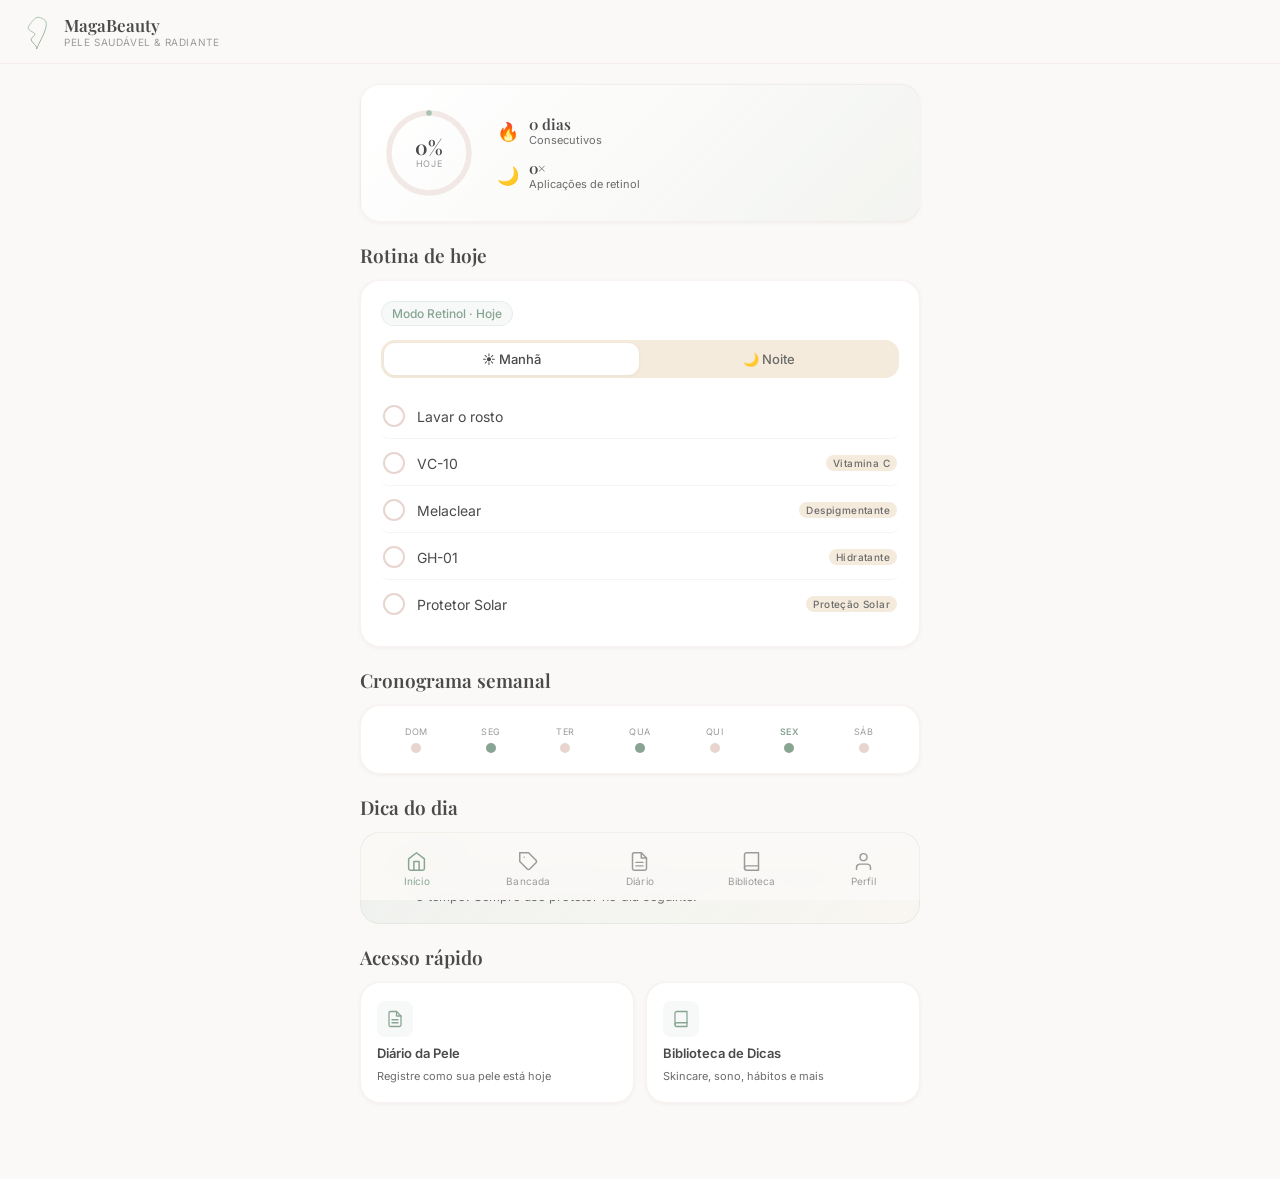
<file: index.html>
<!DOCTYPE html>
<html lang="pt-BR">
<head>
  <meta charset="UTF-8">
  <meta name="viewport" content="width=device-width, initial-scale=1.0, viewport-fit=cover">
  <title>MagaBeauty</title>
  <link rel="manifest" href="manifest.json">
  <meta name="theme-color" content="#A8C3B0">
  <link rel="apple-touch-icon" href="assets/icon-192.png">
  <link rel="preconnect" href="https://fonts.googleapis.com">
  <link rel="preconnect" href="https://fonts.gstatic.com" crossorigin>
  <link href="https://fonts.googleapis.com/css2?family=Playfair+Display:ital,wght@0,400;0,600;1,400&family=Inter:wght@300;400;500;600&display=swap" rel="stylesheet">
  <link rel="stylesheet" href="css/styles.css">
</head>
<body data-page="dashboard" data-base="" data-register-sw="true">

<header class="mb-header">
  <div class="mb-header__brand">
    <img src="assets/logo.svg" alt="" class="mb-header__logo">
    <div>
      <div class="mb-header__title">MagaBeauty</div>
      <div class="mb-header__subtitle">Pele saudável &amp; radiante</div>
    </div>
  </div>
</header>

<main>

  <!-- Ritual Ring Card -->
  <div class="card card--sage">
    <div class="ritual-ring-wrap">
      <svg class="ritual-ring" viewBox="0 0 120 120" aria-hidden="true">
        <circle class="ritual-ring__track" cx="60" cy="60" r="50"/>
        <circle class="ritual-ring__fill" id="ringFill" cx="60" cy="60" r="50"/>
      </svg>
      <div class="ritual-ring__label">
        <span class="ritual-ring__pct" id="ringPct">0%</span>
        <span class="ritual-ring__sub">HOJE</span>
      </div>
    </div>
    <div class="ritual-stats">
      <div class="ritual-stat">
        <span class="ritual-stat__icon" aria-hidden="true">🔥</span>
        <div>
          <div class="ritual-stat__val" id="streakVal">0 dias</div>
          <div class="ritual-stat__lbl">Consecutivos</div>
        </div>
      </div>
      <div class="ritual-stat">
        <span class="ritual-stat__icon" aria-hidden="true">🌙</span>
        <div>
          <div class="ritual-stat__val" id="retinolVal">0×</div>
          <div class="ritual-stat__lbl">Aplicações de retinol</div>
        </div>
      </div>
    </div>
  </div>

  <!-- Rotina de hoje -->
  <section class="section">
    <h2 class="section__title">Rotina de hoje</h2>
    <div class="card">
      <div class="mode-badge" id="modeBadge">Carregando…</div>
      <div class="tab-bar" role="tablist">
        <button class="tab tab--active" id="tabManha" data-tab="manha" role="tab" aria-selected="true">☀️ Manhã</button>
        <button class="tab" id="tabNoite" data-tab="noite" role="tab" aria-selected="false">🌙 Noite</button>
      </div>
      <ul class="checklist" id="checklist" role="list"></ul>
      <p class="checklist-empty" id="checklistEmpty" hidden>
        Nenhum produto cadastrado para este período.<br>
        <a href="pages/produtos.html">Adicionar produtos →</a>
      </p>
    </div>
  </section>

  <!-- Cronograma semanal -->
  <section class="section">
    <h2 class="section__title">Cronograma semanal</h2>
    <div class="card">
      <div class="week-grid" id="weekGrid"></div>
    </div>
  </section>

  <!-- Dica do Dia -->
  <section class="section">
    <h2 class="section__title">Dica do dia</h2>
    <div class="tip-card" id="tipCard" aria-live="polite">
      <!-- Preenchido pelo JS -->
    </div>
  </section>

  <!-- Acesso rápido -->
  <section class="section">
    <h2 class="section__title">Acesso rápido</h2>
    <div class="quick-grid">
      <a href="pages/diario.html" class="quick-card">
        <div class="quick-card__icon" aria-hidden="true">
          <svg viewBox="0 0 24 24" fill="none" stroke="currentColor" stroke-width="1.7" stroke-linecap="round" stroke-linejoin="round">
            <path d="M14 2H6a2 2 0 00-2 2v16a2 2 0 002 2h12a2 2 0 002-2V8z"/>
            <polyline points="14 2 14 8 20 8"/>
            <line x1="16" y1="13" x2="8" y2="13"/>
            <line x1="16" y1="17" x2="8" y2="17"/>
          </svg>
        </div>
        <div class="quick-card__label">Diário da Pele</div>
        <div class="quick-card__sub">Registre como sua pele está hoje</div>
      </a>
      <a href="pages/biblioteca.html" class="quick-card">
        <div class="quick-card__icon" aria-hidden="true">
          <svg viewBox="0 0 24 24" fill="none" stroke="currentColor" stroke-width="1.7" stroke-linecap="round" stroke-linejoin="round">
            <path d="M4 19.5A2.5 2.5 0 016.5 17H20"/>
            <path d="M6.5 2H20v20H6.5A2.5 2.5 0 014 19.5v-15A2.5 2.5 0 016.5 2z"/>
          </svg>
        </div>
        <div class="quick-card__label">Biblioteca de Dicas</div>
        <div class="quick-card__sub">Skincare, sono, hábitos e mais</div>
      </a>
    </div>
  </section>

</main>

<!-- Bottom Nav -->
<nav class="bottom-nav" aria-label="Navegação principal">
  <a href="index.html" class="is-active" data-nav="dashboard" aria-current="page">
    <svg viewBox="0 0 24 24" fill="none" stroke="currentColor">
      <path d="M3 9l9-7 9 7v11a2 2 0 01-2 2H5a2 2 0 01-2-2z"/>
      <polyline points="9 22 9 12 15 12 15 22"/>
    </svg>
    <span>Início</span>
  </a>
  <a href="pages/produtos.html" data-nav="produtos">
    <svg viewBox="0 0 24 24" fill="none" stroke="currentColor">
      <path d="M20.59 13.41l-7.17 7.17a2 2 0 01-2.83 0L2 12V2h10l8.59 8.59a2 2 0 010 2.82z"/>
      <line x1="7" y1="7" x2="7.01" y2="7"/>
    </svg>
    <span>Bancada</span>
  </a>
  <a href="pages/diario.html" data-nav="diario">
    <svg viewBox="0 0 24 24" fill="none" stroke="currentColor">
      <path d="M14 2H6a2 2 0 00-2 2v16a2 2 0 002 2h12a2 2 0 002-2V8z"/>
      <polyline points="14 2 14 8 20 8"/>
      <line x1="16" y1="13" x2="8" y2="13"/>
      <line x1="16" y1="17" x2="8" y2="17"/>
    </svg>
    <span>Diário</span>
  </a>
  <a href="pages/biblioteca.html" data-nav="biblioteca">
    <svg viewBox="0 0 24 24" fill="none" stroke="currentColor">
      <path d="M4 19.5A2.5 2.5 0 016.5 17H20"/>
      <path d="M6.5 2H20v20H6.5A2.5 2.5 0 014 19.5v-15A2.5 2.5 0 016.5 2z"/>
    </svg>
    <span>Biblioteca</span>
  </a>
  <a href="pages/perfil.html" data-nav="perfil">
    <svg viewBox="0 0 24 24" fill="none" stroke="currentColor">
      <path d="M20 21v-2a4 4 0 00-4-4H8a4 4 0 00-4 4v2"/>
      <circle cx="12" cy="7" r="4"/>
    </svg>
    <span>Perfil</span>
  </a>
</nav>

<script src="js/app.js"></script>
</body>
</html>
</file>
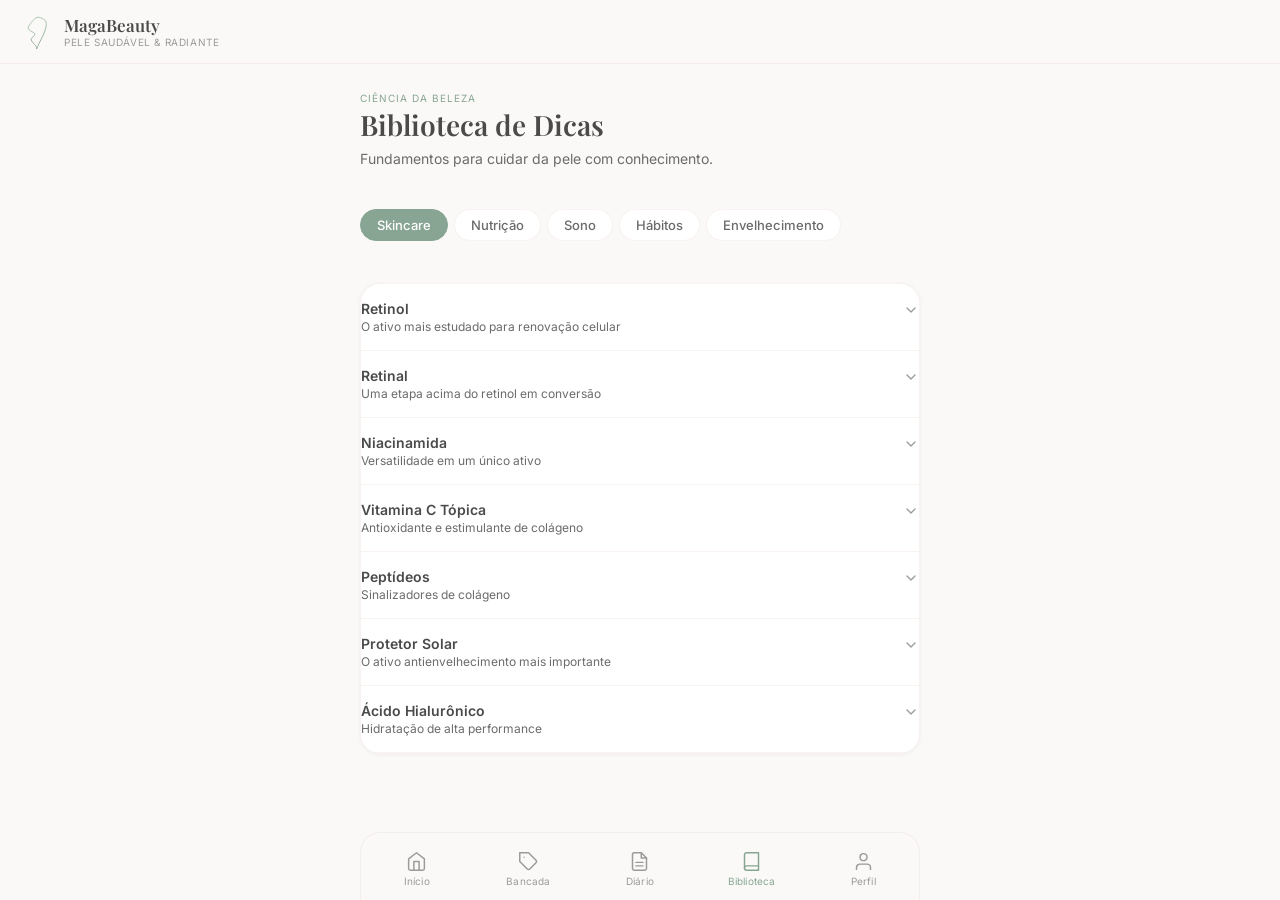
<file: pages/biblioteca.html>
<!DOCTYPE html>
<html lang="pt-BR">
<head>
  <meta charset="UTF-8">
  <meta name="viewport" content="width=device-width, initial-scale=1.0, viewport-fit=cover">
  <title>Biblioteca — MagaBeauty</title>
  <link rel="manifest" href="../manifest.json">
  <meta name="theme-color" content="#A8C3B0">
  <link rel="apple-touch-icon" href="../assets/icon-192.png">
  <link rel="preconnect" href="https://fonts.googleapis.com">
  <link rel="preconnect" href="https://fonts.gstatic.com" crossorigin>
  <link href="https://fonts.googleapis.com/css2?family=Playfair+Display:ital,wght@0,400;0,600;1,400&family=Inter:wght@300;400;500;600&display=swap" rel="stylesheet">
  <link rel="stylesheet" href="../css/styles.css">
</head>
<body data-page="biblioteca" data-base="../">

<header class="mb-header">
  <div class="mb-header__brand">
    <img src="../assets/logo.svg" alt="" class="mb-header__logo">
    <div>
      <div class="mb-header__title">MagaBeauty</div>
      <div class="mb-header__subtitle">Pele saudável &amp; radiante</div>
    </div>
  </div>
</header>

<main>
  <div class="page-header">
    <div class="page-header__eyebrow">Ciência da beleza</div>
    <h1 class="page-header__title">Biblioteca de Dicas</h1>
    <p class="page-header__sub">Fundamentos para cuidar da pele com conhecimento.</p>
  </div>

  <!-- Abas de navegação -->
  <div class="lib-tabs" role="tablist" aria-label="Categorias da biblioteca">
    <button class="lib-tab lib-tab--active" data-section="lib-skincare" role="tab" aria-selected="true">Skincare</button>
    <button class="lib-tab" data-section="lib-nutricao" role="tab" aria-selected="false">Nutrição</button>
    <button class="lib-tab" data-section="lib-sono" role="tab" aria-selected="false">Sono</button>
    <button class="lib-tab" data-section="lib-habitos" role="tab" aria-selected="false">Hábitos</button>
    <button class="lib-tab" data-section="lib-envelhecimento" role="tab" aria-selected="false">Envelhecimento</button>
  </div>

  <!-- ── SEÇÃO: Skincare ───────────────────────────────── -->
  <div class="lib-section is-active" id="lib-skincare" role="tabpanel">
    <div class="card card--flush">

      <button class="expand-trigger" aria-expanded="false">
        <div class="expand-trigger__main">
          <div class="expand-trigger__title">Retinol</div>
          <div class="expand-trigger__sub">O ativo mais estudado para renovação celular</div>
        </div>
        <svg class="expand-trigger__arrow" viewBox="0 0 24 24" fill="none" stroke="currentColor" stroke-width="2" stroke-linecap="round" stroke-linejoin="round"><polyline points="6 9 12 15 18 9"/></svg>
      </button>
      <div class="expand-body">
        <div class="expand-body__inner">
          <div class="expand-body__content">
            <p>O retinol é um derivado da vitamina A que acelera a renovação das células da epiderme e estimula os fibroblastos a produzirem mais colágeno. Com uso contínuo, reduz linhas finas, minimiza poros e uniformiza manchas.</p>
            <p style="margin-top:10px">Por aumentar a sensibilidade ao sol, seu uso é exclusivamente noturno e deve ser sempre seguido de protetor solar no dia seguinte. Comece com concentrações baixas (0,1–0,3%) e aumente gradualmente para evitar irritação, descamação e vermelhidão — reações esperadas nas primeiras semanas.</p>
            <p style="margin-top:10px">A regra do "sandwich" — hidratante, retinol, hidratante — reduz a irritação inicial sem comprometer a eficácia.</p>
          </div>
        </div>
      </div>

      <button class="expand-trigger" aria-expanded="false">
        <div class="expand-trigger__main">
          <div class="expand-trigger__title">Retinal</div>
          <div class="expand-trigger__sub">Uma etapa acima do retinol em conversão</div>
        </div>
        <svg class="expand-trigger__arrow" viewBox="0 0 24 24" fill="none" stroke="currentColor" stroke-width="2" stroke-linecap="round" stroke-linejoin="round"><polyline points="6 9 12 15 18 9"/></svg>
      </button>
      <div class="expand-body">
        <div class="expand-body__inner">
          <div class="expand-body__content">
            <p>O retinaldeído (retinal) é a forma imediatamente anterior ao ácido retinoico na cadeia de conversão da vitamina A. Isso significa que ele precisa de apenas uma etapa de conversão pela pele, enquanto o retinol precisa de duas — tornando-o até 11× mais potente na mesma concentração.</p>
            <p style="margin-top:10px">Apresenta menos irritação do que o ácido retinoico (prescrição), mas resultados mais rápidos que o retinol convencional. Tem também atividade antibacteriana, tornando-o interessante para peles acneicas. Concentrações comuns: 0,025% a 0,1%.</p>
          </div>
        </div>
      </div>

      <button class="expand-trigger" aria-expanded="false">
        <div class="expand-trigger__main">
          <div class="expand-trigger__title">Niacinamida</div>
          <div class="expand-trigger__sub">Versatilidade em um único ativo</div>
        </div>
        <svg class="expand-trigger__arrow" viewBox="0 0 24 24" fill="none" stroke="currentColor" stroke-width="2" stroke-linecap="round" stroke-linejoin="round"><polyline points="6 9 12 15 18 9"/></svg>
      </button>
      <div class="expand-body">
        <div class="expand-body__inner">
          <div class="expand-body__content">
            <p>Forma da vitamina B3, a niacinamida é um dos ativos mais bem tolerados e estudados do skincare. Age em múltiplas frentes: reduz a transferência de melanina (manchas), controla a produção de sebo, fortalece a barreira cutânea ao estimular a produção de ceramidas e tem ação anti-inflamatória.</p>
            <p style="margin-top:10px">Combinações seguras e sinérgicas: com vitamina C (apesar do mito contrário, são compatíveis em formulações modernas), com retinol (reduz irritação), com ácido hialurônico e com protetor solar. Concentrações eficazes: 5% a 10%.</p>
          </div>
        </div>
      </div>

      <button class="expand-trigger" aria-expanded="false">
        <div class="expand-trigger__main">
          <div class="expand-trigger__title">Vitamina C Tópica</div>
          <div class="expand-trigger__sub">Antioxidante e estimulante de colágeno</div>
        </div>
        <svg class="expand-trigger__arrow" viewBox="0 0 24 24" fill="none" stroke="currentColor" stroke-width="2" stroke-linecap="round" stroke-linejoin="round"><polyline points="6 9 12 15 18 9"/></svg>
      </button>
      <div class="expand-body">
        <div class="expand-body__inner">
          <div class="expand-body__content">
            <p>Aplicada topicamente, a vitamina C (ácido L-ascórbico) neutraliza radicais livres gerados pela exposição ao UV e à poluição, estimula a produção de colágeno e inibe a tirosinase — enzima responsável pela formação de melanina e manchas.</p>
            <p style="margin-top:10px">Sua maior limitação é a instabilidade: oxida com facilidade ao entrar em contato com luz, calor e ar, perdendo a cor e a eficácia. Por isso, guarde sempre em local fresco e escuro. Formulas em pH ácido (entre 2,5 e 3,5) são mais eficazes, mas também mais irritantes. Derivados mais estáveis como o ascorbil glucosídeo são opções para peles sensíveis.</p>
          </div>
        </div>
      </div>

      <button class="expand-trigger" aria-expanded="false">
        <div class="expand-trigger__main">
          <div class="expand-trigger__title">Peptídeos</div>
          <div class="expand-trigger__sub">Sinalizadores de colágeno</div>
        </div>
        <svg class="expand-trigger__arrow" viewBox="0 0 24 24" fill="none" stroke="currentColor" stroke-width="2" stroke-linecap="round" stroke-linejoin="round"><polyline points="6 9 12 15 18 9"/></svg>
      </button>
      <div class="expand-body">
        <div class="expand-body__inner">
          <div class="expand-body__content">
            <p>Peptídeos são cadeias curtas de aminoácidos que funcionam como mensageiros celulares. Alguns simulam fragmentos de colágeno degradado, sinalizando para os fibroblastos que há dano e que precisam produzir mais colágeno. Outros inibem neurotransmissores que causam contrações musculares (efeito botox-like).</p>
            <p style="margin-top:10px">São altamente tolerados, sem contraindicações de uso diário. Combinam bem com quase todos os ativos. Os resultados são graduais e dependem de uso contínuo — diferente do retinol, que tem efeito mais perceptível a curto prazo.</p>
          </div>
        </div>
      </div>

      <button class="expand-trigger" aria-expanded="false">
        <div class="expand-trigger__main">
          <div class="expand-trigger__title">Protetor Solar</div>
          <div class="expand-trigger__sub">O ativo antienvelhecimento mais importante</div>
        </div>
        <svg class="expand-trigger__arrow" viewBox="0 0 24 24" fill="none" stroke="currentColor" stroke-width="2" stroke-linecap="round" stroke-linejoin="round"><polyline points="6 9 12 15 18 9"/></svg>
      </button>
      <div class="expand-body">
        <div class="expand-body__inner">
          <div class="expand-body__content">
            <p>Cerca de 80% do envelhecimento visível da pele é causado pela exposição solar acumulada ao longo da vida — um fenômeno chamado fotoenvelhecimento. O protetor solar é, portanto, o ativo com maior evidência científica para prevenir manchas, perda de firmeza e rugas.</p>
            <p style="margin-top:10px">Use FPS 30 no mínimo (FPS 50 é preferível). Reaplicar a cada 2 horas em exposição direta. Filtros de amplo espectro protegem tanto contra UVB (queimaduras) quanto UVA (envelhecimento profundo). O filtro solar não bloqueia a vitamina D de forma significativa na maioria das pessoas.</p>
          </div>
        </div>
      </div>

      <button class="expand-trigger" aria-expanded="false">
        <div class="expand-trigger__main">
          <div class="expand-trigger__title">Ácido Hialurônico</div>
          <div class="expand-trigger__sub">Hidratação de alta performance</div>
        </div>
        <svg class="expand-trigger__arrow" viewBox="0 0 24 24" fill="none" stroke="currentColor" stroke-width="2" stroke-linecap="round" stroke-linejoin="round"><polyline points="6 9 12 15 18 9"/></svg>
      </button>
      <div class="expand-body">
        <div class="expand-body__inner">
          <div class="expand-body__content">
            <p>Molécula naturalmente presente na derme, capaz de reter até 1.000× seu peso em água. Topicamente, atua como umectante — atrai água do ambiente e das camadas mais profundas para a superfície da pele, melhorando instantaneamente a aparência de linhas de desidratação.</p>
            <p style="margin-top:10px">Moléculas de alto peso molecular atuam na superfície criando efeito plumping. Moléculas de baixo peso penetram mais fundo. O ideal é usar em pele levemente úmida (logo após lavar o rosto) e selar com um hidratante oclusivo para evitar efeito rebote de ressecamento em ambientes secos.</p>
          </div>
        </div>
      </div>

    </div><!-- /card skincare -->
  </div>

  <!-- ── SEÇÃO: Nutrição ───────────────────────────────── -->
  <div class="lib-section" id="lib-nutricao" role="tabpanel">
    <div class="card" style="background: var(--sage-10); border-color: var(--sage-20); margin-bottom: 16px">
      <p style="font-size:13.5px; color: var(--ink-light); line-height:1.65">
        A pele é o reflexo do que acontece por dentro. Os nutrientes certos
        potencializam os resultados da sua rotina tópica de forma significativa.
      </p>
      <a href="nutricao.html" style="display:inline-block; margin-top:14px; font-size:13px; font-weight:600; color:var(--sage-dark)">
        Ver guia completo de nutrição →
      </a>
    </div>

    <div class="card card--flush">

      <button class="expand-trigger" aria-expanded="false">
        <div class="expand-trigger__main">
          <div class="expand-trigger__title">Alimentos que inflamam a pele</div>
          <div class="expand-trigger__sub">O que evitar ou moderar</div>
        </div>
        <svg class="expand-trigger__arrow" viewBox="0 0 24 24" fill="none" stroke="currentColor" stroke-width="2" stroke-linecap="round" stroke-linejoin="round"><polyline points="6 9 12 15 18 9"/></svg>
      </button>
      <div class="expand-body">
        <div class="expand-body__inner">
          <div class="expand-body__content">
            <p>Açúcar refinado e carboidratos de alto índice glicêmico disparam picos de insulina que aumentam a produção de sebo e estimulam processos inflamatórios, piorando acne e acelerando a glicação das fibras de colágeno. Álcool excessivo desidrata a pele e dilata vasos, causando vermelhidão e opacidade.</p>
            <p style="margin-top:10px">Laticínios integrais em excesso têm correlação com acne em algumas pessoas, possivelmente pelo teor hormonal do leite. Gorduras trans e óleos vegetais refinados em excesso desequilibram a proporção ômega-6/ômega-3, favorecendo inflamação sistêmica.</p>
            <div class="chip-list" style="margin-top:12px">
              <span class="chip">Açúcar refinado</span>
              <span class="chip">Ultraprocessados</span>
              <span class="chip">Álcool em excesso</span>
              <span class="chip">Gorduras trans</span>
            </div>
          </div>
        </div>
      </div>

      <button class="expand-trigger" aria-expanded="false">
        <div class="expand-trigger__main">
          <div class="expand-trigger__title">Hidratação e a pele</div>
          <div class="expand-trigger__sub">A importância da água interna</div>
        </div>
        <svg class="expand-trigger__arrow" viewBox="0 0 24 24" fill="none" stroke="currentColor" stroke-width="2" stroke-linecap="round" stroke-linejoin="round"><polyline points="6 9 12 15 18 9"/></svg>
      </button>
      <div class="expand-body">
        <div class="expand-body__inner">
          <div class="expand-body__content">
            <p>A desidratação sistêmica reduz o turgor e a elasticidade da pele, acentuando linhas de expressão e deixando a pele com aparência opaca. Embora a hidratação tópica seja essencial, ela não substitui a hidratação interna.</p>
            <p style="margin-top:10px">A recomendação geral é em torno de 2 litros de água por dia para adultos, ajustada conforme peso, clima e atividade física. Frutas e vegetais com alto teor de água (melancia, pepino, laranja) também contribuem significativamente.</p>
          </div>
        </div>
      </div>

      <button class="expand-trigger" aria-expanded="false">
        <div class="expand-trigger__main">
          <div class="expand-trigger__title">Colágeno oral: vale a pena?</div>
          <div class="expand-trigger__sub">O que a ciência diz sobre suplementação</div>
        </div>
        <svg class="expand-trigger__arrow" viewBox="0 0 24 24" fill="none" stroke="currentColor" stroke-width="2" stroke-linecap="round" stroke-linejoin="round"><polyline points="6 9 12 15 18 9"/></svg>
      </button>
      <div class="expand-body">
        <div class="expand-body__inner">
          <div class="expand-body__content">
            <p>Evidências emergentes sugerem que peptídeos de colágeno hidrolisado oral podem estimular os fibroblastos a produzirem mais colágeno endógeno — não porque o colágeno ingerido vai direto para a pele, mas porque os peptídeos resultantes da digestão funcionam como sinalizadores. Os estudos mais robustos usam doses de 2,5g a 10g por dia por pelo menos 8 semanas.</p>
            <p style="margin-top:10px">O efeito é modesto e varia individualmente. Vitamina C é cofator essencial para a síntese de colágeno — suplementar um sem o outro reduz a eficácia. Alimentos ricos em proteínas e vitamina C fornecem os mesmos aminoácidos, sem o custo dos suplementos.</p>
          </div>
        </div>
      </div>

    </div><!-- /card nutricao -->
  </div>

  <!-- ── SEÇÃO: Sono ───────────────────────────────────── -->
  <div class="lib-section" id="lib-sono" role="tabpanel">
    <div class="card card--flush">

      <button class="expand-trigger" aria-expanded="false">
        <div class="expand-trigger__main">
          <div class="expand-trigger__title">Sono e produção de colágeno</div>
          <div class="expand-trigger__sub">Por que a pele se repara à noite</div>
        </div>
        <svg class="expand-trigger__arrow" viewBox="0 0 24 24" fill="none" stroke="currentColor" stroke-width="2" stroke-linecap="round" stroke-linejoin="round"><polyline points="6 9 12 15 18 9"/></svg>
      </button>
      <div class="expand-body">
        <div class="expand-body__inner">
          <div class="expand-body__content">
            <p>Durante o sono profundo (fase NREM 3), o organismo libera picos de hormônio do crescimento (GH), que estimula a divisão celular, síntese de colágeno e reparo de tecidos danificados. É literalmente o momento em que a pele se reconstrói.</p>
            <p style="margin-top:10px">O fluxo sanguíneo para a pele aumenta durante o sono, levando mais nutrientes e oxigênio às células. Por isso, produtos noturnos como o retinol aproveitam esse ciclo de renovação para potencializar seus efeitos. Privar-se de sono reduz esse processo de reparo de forma mensurável.</p>
          </div>
        </div>
      </div>

      <button class="expand-trigger" aria-expanded="false">
        <div class="expand-trigger__main">
          <div class="expand-trigger__title">Privação de sono e envelhecimento</div>
          <div class="expand-trigger__sub">O impacto visível de dormir mal</div>
        </div>
        <svg class="expand-trigger__arrow" viewBox="0 0 24 24" fill="none" stroke="currentColor" stroke-width="2" stroke-linecap="round" stroke-linejoin="round"><polyline points="6 9 12 15 18 9"/></svg>
      </button>
      <div class="expand-body">
        <div class="expand-body__inner">
          <div class="expand-body__content">
            <p>Estudos clínicos mostram que pessoas com privação crônica de sono apresentam pele mais opaca, mais linhas finas, elasticidade reduzida e recuperação mais lenta de danos como queimaduras solares. O cortisol elevado pela falta de sono degrada colágeno e aumenta a inflamação.</p>
            <p style="margin-top:10px">Uma noite de sono ruim já causa inchaço, olheiras e palidez perceptíveis. Após múltiplas noites de sono insuficiente, a barreira cutânea fica comprometida, aumentando a perda de água transepidérmica e a sensibilidade. Dormir bem é, literalmente, parte da rotina de skincare.</p>
          </div>
        </div>
      </div>

      <button class="expand-trigger" aria-expanded="false">
        <div class="expand-trigger__main">
          <div class="expand-trigger__title">Higiene do sono para a pele</div>
          <div class="expand-trigger__sub">Hábitos que fazem diferença</div>
        </div>
        <svg class="expand-trigger__arrow" viewBox="0 0 24 24" fill="none" stroke="currentColor" stroke-width="2" stroke-linecap="round" stroke-linejoin="round"><polyline points="6 9 12 15 18 9"/></svg>
      </button>
      <div class="expand-body">
        <div class="expand-body__inner">
          <div class="expand-body__content">
            <p><strong>Fronha de seda ou cetim:</strong> reduz a fricção e a absorção dos produtos noturnos pelo tecido, diminuindo linhas de compressão e irritação. Trocar a fronha 2× por semana reduz a transferência de bactérias e oleosidade para a pele.</p>
            <p style="margin-top:10px"><strong>Posição ao dormir:</strong> dormir de lado ou de bruços causa compressão mecânica no rosto ao longo de anos, contribuindo para rugas de expressão. Dormir de costas é o ideal para a pele do rosto.</p>
            <p style="margin-top:10px"><strong>Ambiente:</strong> umidificador no quarto nos meses secos reduz a perda de água transepidérmica durante o sono. Temperatura entre 18–20°C favorece o sono profundo e, consequentemente, o reparo celular.</p>
          </div>
        </div>
      </div>

      <button class="expand-trigger" aria-expanded="false">
        <div class="expand-trigger__main">
          <div class="expand-trigger__title">Melatonina e proteção cutânea</div>
          <div class="expand-trigger__sub">O hormônio do sono como antioxidante</div>
        </div>
        <svg class="expand-trigger__arrow" viewBox="0 0 24 24" fill="none" stroke="currentColor" stroke-width="2" stroke-linecap="round" stroke-linejoin="round"><polyline points="6 9 12 15 18 9"/></svg>
      </button>
      <div class="expand-body">
        <div class="expand-body__inner">
          <div class="expand-body__content">
            <p>A melatonina, produzida pela glândula pineal no escuro, é também um dos antioxidantes mais potentes do organismo. Pesquisas mostram que a pele produz e responde à melatonina localmente, usando-a para se defender do estresse oxidativo acumulado durante o dia.</p>
            <p style="margin-top:10px">A exposição à luz azul de telas à noite suprime a produção de melatonina. Reduzir o uso de dispositivos 1 hora antes de dormir — ou usar modo noturno — preserva esse ciclo e favorece tanto a qualidade do sono quanto a capacidade antioxidante noturna da pele.</p>
          </div>
        </div>
      </div>

    </div><!-- /card sono -->
  </div>

  <!-- ── SEÇÃO: Hábitos ────────────────────────────────── -->
  <div class="lib-section" id="lib-habitos" role="tabpanel">
    <div class="card card--flush">

      <button class="expand-trigger" aria-expanded="false">
        <div class="expand-trigger__main">
          <div class="expand-trigger__title">Protetor solar todos os dias</div>
          <div class="expand-trigger__sub">O hábito mais impactante do skincare</div>
        </div>
        <svg class="expand-trigger__arrow" viewBox="0 0 24 24" fill="none" stroke="currentColor" stroke-width="2" stroke-linecap="round" stroke-linejoin="round"><polyline points="6 9 12 15 18 9"/></svg>
      </button>
      <div class="expand-body">
        <div class="expand-body__inner">
          <div class="expand-body__content">
            <p>A radiação UVA penetra vidros, nuvens e provoca danos cumulativos que se acumulam ao longo de décadas. Usar protetor solar apenas em dias ensolarados ou na praia é insuficiente. A proteção diária — mesmo em dias nublados ou dentro de ambientes com janelas — é o único comportamento com eficácia comprovada para prevenir fotoenvelhecimento.</p>
            <p style="margin-top:10px">A quantidade correta para o rosto é de 1/4 de colher de chá (aproximadamente 1,2 ml). Menos que isso reduz significativamente o FPS real obtido. Reaplicar a cada 2 horas em exposição direta é essencial — o filtro se degrada com luz e suor.</p>
          </div>
        </div>
      </div>

      <button class="expand-trigger" aria-expanded="false">
        <div class="expand-trigger__main">
          <div class="expand-trigger__title">Não toque o rosto</div>
          <div class="expand-trigger__sub">Um hábito silencioso que prejudica a pele</div>
        </div>
        <svg class="expand-trigger__arrow" viewBox="0 0 24 24" fill="none" stroke="currentColor" stroke-width="2" stroke-linecap="round" stroke-linejoin="round"><polyline points="6 9 12 15 18 9"/></svg>
      </button>
      <div class="expand-body">
        <div class="expand-body__inner">
          <div class="expand-body__content">
            <p>As mãos transportam bactérias, oleosidade e resíduos que, ao entrarem em contato com o rosto, podem obstruir poros, irritar a pele e piorar a acne. Estudos estimam que tocamos inconscientemente o rosto entre 15 e 23 vezes por hora.</p>
            <p style="margin-top:10px">Espremer espinhas é um dos hábitos mais prejudiciais: força bactérias para camadas mais profundas, causa inflamação local, prolonga a cicatrização e aumenta o risco de manchas pós-inflamatórias permanentes. Deixar que lesões de acne cicatrizem naturalmente ou com tratamentos tópicos específicos é sempre preferível.</p>
          </div>
        </div>
      </div>

      <button class="expand-trigger" aria-expanded="false">
        <div class="expand-trigger__main">
          <div class="expand-trigger__title">Estresse e cortisol</div>
          <div class="expand-trigger__sub">Como a mente afeta a pele</div>
        </div>
        <svg class="expand-trigger__arrow" viewBox="0 0 24 24" fill="none" stroke="currentColor" stroke-width="2" stroke-linecap="round" stroke-linejoin="round"><polyline points="6 9 12 15 18 9"/></svg>
      </button>
      <div class="expand-body">
        <div class="expand-body__inner">
          <div class="expand-body__content">
            <p>O estresse crônico eleva os níveis de cortisol, que por sua vez: aumenta a produção de sebo (agravando acne), degrada fibras de colágeno, enfraquece a barreira cutânea e piora condições inflamatórias como dermatite, psoríase e rosácea. A conexão pele-intestino-cérebro é bidireccional — o estado mental impacta diretamente a saúde da pele.</p>
            <p style="margin-top:10px">Práticas de regulação do estresse — meditação, exercício físico regular, respiração consciente — têm impacto mensurável na pele. Não é marketing: é fisiologia.</p>
          </div>
        </div>
      </div>

      <button class="expand-trigger" aria-expanded="false">
        <div class="expand-trigger__main">
          <div class="expand-trigger__title">Fumo e a pele</div>
          <div class="expand-trigger__sub">O envelhecimento acelerado pelo cigarro</div>
        </div>
        <svg class="expand-trigger__arrow" viewBox="0 0 24 24" fill="none" stroke="currentColor" stroke-width="2" stroke-linecap="round" stroke-linejoin="round"><polyline points="6 9 12 15 18 9"/></svg>
      </button>
      <div class="expand-body">
        <div class="expand-body__inner">
          <div class="expand-body__content">
            <p>O tabaco introduz mais de 4.000 compostos tóxicos no organismo, reduz a oxigenação da pele por vasoconstrição, degrada colágeno e elastina, e gera radicais livres em quantidade que supera qualquer antioxidante tópico. O "rosto do fumante" é um fenômeno clínico reconhecido: pele amarelada, poros dilatados, linhas ao redor dos lábios e perda de elasticidade precoce.</p>
            <p style="margin-top:10px">Nenhuma rotina de skincare, por mais completa que seja, consegue compensar totalmente o dano causado pelo fumo contínuo. Parar de fumar é a mudança de hábito com maior impacto positivo documentado na aparência da pele.</p>
          </div>
        </div>
      </div>

      <button class="expand-trigger" aria-expanded="false">
        <div class="expand-trigger__main">
          <div class="expand-trigger__title">Exercício físico</div>
          <div class="expand-trigger__sub">Circulação, oxigenação e renovação</div>
        </div>
        <svg class="expand-trigger__arrow" viewBox="0 0 24 24" fill="none" stroke="currentColor" stroke-width="2" stroke-linecap="round" stroke-linejoin="round"><polyline points="6 9 12 15 18 9"/></svg>
      </button>
      <div class="expand-body">
        <div class="expand-body__inner">
          <div class="expand-body__content">
            <p>O exercício aeróbico aumenta o fluxo sanguíneo para a pele, melhorando a entrega de nutrientes e oxigênio e acelerando a remoção de resíduos metabólicos. Estudos mostram que pessoas fisicamente ativas apresentam estruturas dérmicas mais jovens do que sedentários da mesma idade.</p>
            <p style="margin-top:10px">Atenção à limpeza pós-treino: suor associado à oleosidade pode obstruir poros. Lavar o rosto logo após o exercício é parte da rotina. Proteger a pele do sol durante atividades ao ar livre é ainda mais importante, pois o esforço físico acelera a absorção de compostos fotoativos.</p>
          </div>
        </div>
      </div>

    </div><!-- /card habitos -->
  </div>

  <!-- ── SEÇÃO: Envelhecimento ─────────────────────────── -->
  <div class="lib-section" id="lib-envelhecimento" role="tabpanel">
    <div class="card card--flush">

      <button class="expand-trigger" aria-expanded="false">
        <div class="expand-trigger__main">
          <div class="expand-trigger__title">Colágeno e Elastina</div>
          <div class="expand-trigger__sub">A arquitetura da pele jovem</div>
        </div>
        <svg class="expand-trigger__arrow" viewBox="0 0 24 24" fill="none" stroke="currentColor" stroke-width="2" stroke-linecap="round" stroke-linejoin="round"><polyline points="6 9 12 15 18 9"/></svg>
      </button>
      <div class="expand-body">
        <div class="expand-body__inner">
          <div class="expand-body__content">
            <p>O colágeno (principalmente tipo I e III) compõe cerca de 75% da derme e dá sustentação e firmeza à pele. A elastina fornece a propriedade de retornar à forma original após se esticar. Juntos, formam a "trama" que mantém a pele plena e elástica.</p>
            <p style="margin-top:10px">A partir dos 25 anos, a produção de colágeno cai cerca de 1% ao ano. Aos 40, a perda acumulada já é perceptível em firmeza e textura. O fotoenvelhecimento acelera esse processo dramaticamente — raios UV ativam enzimas (metaloproteinases) que degradam o colágeno existente enquanto inibem a produção de novo.</p>
          </div>
        </div>
      </div>

      <button class="expand-trigger" aria-expanded="false">
        <div class="expand-trigger__main">
          <div class="expand-trigger__title">Radicais Livres</div>
          <div class="expand-trigger__sub">A oxidação que envelhece as células</div>
        </div>
        <svg class="expand-trigger__arrow" viewBox="0 0 24 24" fill="none" stroke="currentColor" stroke-width="2" stroke-linecap="round" stroke-linejoin="round"><polyline points="6 9 12 15 18 9"/></svg>
      </button>
      <div class="expand-body">
        <div class="expand-body__inner">
          <div class="expand-body__content">
            <p>Radicais livres são moléculas instáveis com elétrons desemparelhados que "roubam" elétrons de moléculas vizinhas, causando uma reação em cadeia de dano oxidativo. Na pele, danificam membranas celulares, DNA e fibras de colágeno e elastina.</p>
            <p style="margin-top:10px">As principais fontes de radicais livres para a pele são: radiação UV, poluição atmosférica, fumo, alimentação pobre em antioxidantes e estresse crônico. Antioxidantes tópicos (vitamina C, vitamina E, niacinamida, resveratrol) e alimentares neutralizam esses radicais antes que causem dano. A combinação de proteção interna e externa é sempre superior a qualquer uma isolada.</p>
          </div>
        </div>
      </div>

      <button class="expand-trigger" aria-expanded="false">
        <div class="expand-trigger__main">
          <div class="expand-trigger__title">Glicação</div>
          <div class="expand-trigger__sub">Como o açúcar endurece a pele</div>
        </div>
        <svg class="expand-trigger__arrow" viewBox="0 0 24 24" fill="none" stroke="currentColor" stroke-width="2" stroke-linecap="round" stroke-linejoin="round"><polyline points="6 9 12 15 18 9"/></svg>
      </button>
      <div class="expand-body">
        <div class="expand-body__inner">
          <div class="expand-body__content">
            <p>A glicação é o processo pelo qual moléculas de açúcar em excesso no sangue se ligam de forma não enzimática a proteínas — incluindo colágeno e elastina — formando produtos finais de glicação avançada (AGEs). Esses "entrelaçamentos" tornam as fibras rígidas e quebradiças, reduzindo a elasticidade e aumentando o aspecto envelhecido da pele.</p>
            <p style="margin-top:10px">Ao contrário dos danos solares, a glicação não é visível a curto prazo — seus efeitos se acumulam silenciosamente ao longo de décadas. A melhor forma de combatê-la é manter o consumo de açúcar refinado moderado e priorizar alimentos de baixo índice glicêmico, mantendo picos de insulina sob controle.</p>
          </div>
        </div>
      </div>

      <button class="expand-trigger" aria-expanded="false">
        <div class="expand-trigger__main">
          <div class="expand-trigger__title">Fotoenvelhecimento vs. Cronológico</div>
          <div class="expand-trigger__sub">O que podemos e não podemos controlar</div>
        </div>
        <svg class="expand-trigger__arrow" viewBox="0 0 24 24" fill="none" stroke="currentColor" stroke-width="2" stroke-linecap="round" stroke-linejoin="round"><polyline points="6 9 12 15 18 9"/></svg>
      </button>
      <div class="expand-body">
        <div class="expand-body__inner">
          <div class="expand-body__content">
            <p>O envelhecimento cronológico (intrínseco) é geneticamente programado e inevitável: perda gradual de colágeno, redução de gordura subcutânea, diminuição da renovação celular. O fotoenvelhecimento (extrínseco) é causado principalmente pela exposição UV acumulada e representa cerca de 80% do envelhecimento visível.</p>
            <p style="margin-top:10px">A boa notícia: o fotoenvelhecimento é amplamente prevenível. Comparar a pele em áreas expostas ao sol (rosto, mãos, pescoço) com áreas protegidas (nádegas, parte interna do braço) da mesma pessoa revela visivelmente a diferença que a exposição solar faz ao longo da vida. Proteção solar consistente desde cedo é o maior investimento em longevidade da pele.</p>
          </div>
        </div>
      </div>

      <button class="expand-trigger" aria-expanded="false">
        <div class="expand-trigger__main">
          <div class="expand-trigger__title">O papel da barreira cutânea</div>
          <div class="expand-trigger__sub">A primeira linha de defesa da pele</div>
        </div>
        <svg class="expand-trigger__arrow" viewBox="0 0 24 24" fill="none" stroke="currentColor" stroke-width="2" stroke-linecap="round" stroke-linejoin="round"><polyline points="6 9 12 15 18 9"/></svg>
      </button>
      <div class="expand-body">
        <div class="expand-body__inner">
          <div class="expand-body__content">
            <p>A barreira cutânea — formada por células mortas (corneócitos) unidas por ceramidas, colesterol e ácidos graxos — é a principal defesa da pele contra agentes externos e a principal responsável por manter a hidratação. Com o envelhecimento, a produção de ceramidas diminui e a barreira fica mais permeável.</p>
            <p style="margin-top:10px">Sinais de barreira comprometida: sensibilidade aumentada, vermelhidão, descamação, sensação de ardência ao aplicar produtos e ressecamento persistente. Restaurar a barreira exige reduzir ativos agressivos temporariamente e priorizar ingredientes como ceramidas, ácidos graxos, niacinamida e glicerina. Excesso de esfoliação é uma das causas mais comuns de comprometimento da barreira.</p>
          </div>
        </div>
      </div>

    </div><!-- /card envelhecimento -->
  </div>

</main>

<!-- Bottom Nav -->
<nav class="bottom-nav" aria-label="Navegação principal">
  <a href="../index.html" data-nav="dashboard">
    <svg viewBox="0 0 24 24" fill="none" stroke="currentColor">
      <path d="M3 9l9-7 9 7v11a2 2 0 01-2 2H5a2 2 0 01-2-2z"/>
      <polyline points="9 22 9 12 15 12 15 22"/>
    </svg>
    <span>Início</span>
  </a>
  <a href="produtos.html" data-nav="produtos">
    <svg viewBox="0 0 24 24" fill="none" stroke="currentColor">
      <path d="M20.59 13.41l-7.17 7.17a2 2 0 01-2.83 0L2 12V2h10l8.59 8.59a2 2 0 010 2.82z"/>
      <line x1="7" y1="7" x2="7.01" y2="7"/>
    </svg>
    <span>Bancada</span>
  </a>
  <a href="diario.html" data-nav="diario">
    <svg viewBox="0 0 24 24" fill="none" stroke="currentColor">
      <path d="M14 2H6a2 2 0 00-2 2v16a2 2 0 002 2h12a2 2 0 002-2V8z"/>
      <polyline points="14 2 14 8 20 8"/>
      <line x1="16" y1="13" x2="8" y2="13"/>
      <line x1="16" y1="17" x2="8" y2="17"/>
    </svg>
    <span>Diário</span>
  </a>
  <a href="biblioteca.html" data-nav="biblioteca">
    <svg viewBox="0 0 24 24" fill="none" stroke="currentColor">
      <path d="M4 19.5A2.5 2.5 0 016.5 17H20"/>
      <path d="M6.5 2H20v20H6.5A2.5 2.5 0 014 19.5v-15A2.5 2.5 0 016.5 2z"/>
    </svg>
    <span>Biblioteca</span>
  </a>
  <a href="perfil.html" data-nav="perfil">
    <svg viewBox="0 0 24 24" fill="none" stroke="currentColor">
      <path d="M20 21v-2a4 4 0 00-4-4H8a4 4 0 00-4 4v2"/>
      <circle cx="12" cy="7" r="4"/>
    </svg>
    <span>Perfil</span>
  </a>
</nav>

<script src="../js/app.js"></script>
</body>
</html>
</file>
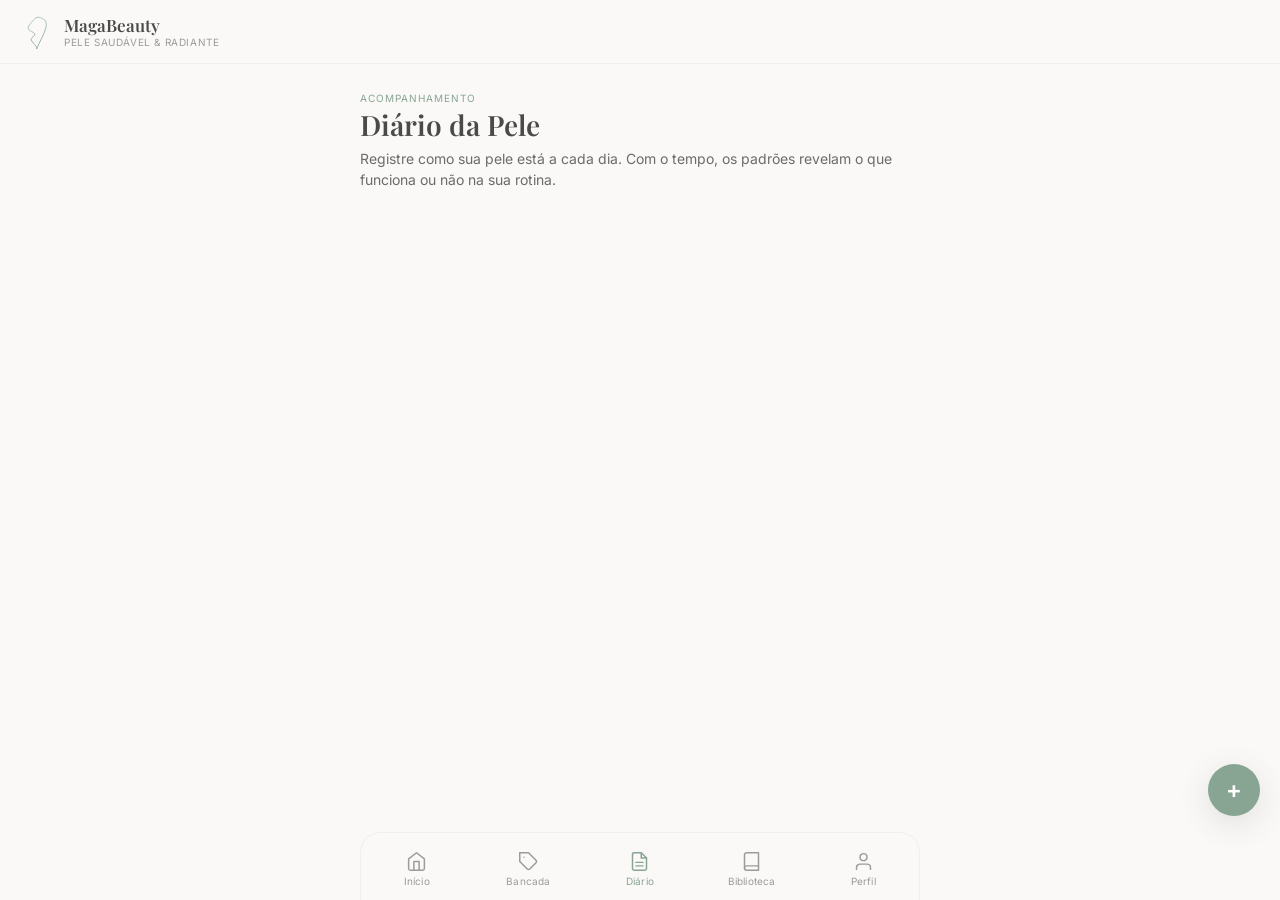
<file: pages/diario.html>
<!DOCTYPE html>
<html lang="pt-BR">
<head>
  <meta charset="UTF-8">
  <meta name="viewport" content="width=device-width, initial-scale=1.0, viewport-fit=cover">
  <title>Diário da Pele — MagaBeauty</title>
  <link rel="manifest" href="../manifest.json">
  <meta name="theme-color" content="#A8C3B0">
  <link rel="apple-touch-icon" href="../assets/icon-192.png">
  <link rel="preconnect" href="https://fonts.googleapis.com">
  <link rel="preconnect" href="https://fonts.gstatic.com" crossorigin>
  <link href="https://fonts.googleapis.com/css2?family=Playfair+Display:ital,wght@0,400;0,600;1,400&family=Inter:wght@300;400;500;600&display=swap" rel="stylesheet">
  <link rel="stylesheet" href="../css/styles.css">
</head>
<body data-page="diario" data-base="../">

<header class="mb-header">
  <div class="mb-header__brand">
    <img src="../assets/logo.svg" alt="" class="mb-header__logo">
    <div>
      <div class="mb-header__title">MagaBeauty</div>
      <div class="mb-header__subtitle">Pele saudável &amp; radiante</div>
    </div>
  </div>
</header>

<main>
  <div class="page-header">
    <div class="page-header__eyebrow">Acompanhamento</div>
    <h1 class="page-header__title">Diário da Pele</h1>
    <p class="page-header__sub">
      Registre como sua pele está a cada dia. Com o tempo, os padrões
      revelam o que funciona ou não na sua rotina.
    </p>
  </div>

  <!-- Lista de entradas (renderizada pelo JS) -->
  <div id="diaryList" class="diary-list"></div>

  <!-- Estado vazio -->
  <div id="diaryEmpty" class="empty-state" hidden>
    <div class="empty-state__icon">
      <svg viewBox="0 0 24 24" fill="none" stroke="currentColor" stroke-width="1.5" stroke-linecap="round" stroke-linejoin="round">
        <path d="M14 2H6a2 2 0 00-2 2v16a2 2 0 002 2h12a2 2 0 002-2V8z"/>
        <polyline points="14 2 14 8 20 8"/>
        <line x1="16" y1="13" x2="8" y2="13"/>
        <line x1="16" y1="17" x2="8" y2="17"/>
      </svg>
    </div>
    <div class="empty-state__title">Nenhum registro ainda</div>
    <p class="empty-state__sub">
      Toque no botão <strong>+</strong> para registrar<br>
      como sua pele está hoje.
    </p>
  </div>
</main>

<!-- Botão flutuante: novo registro -->
<button class="btn btn--fab" id="fabAdd" aria-label="Adicionar registro no diário">+</button>

<!-- ── Modal: novo / editar registro ────────────────────── -->
<div class="modal-backdrop" id="diaryModal" role="dialog" aria-modal="true" aria-labelledby="diaryModalTitle">
  <div class="modal-box">
    <div class="modal-handle" aria-hidden="true"></div>
    <h2 class="modal-title" id="diaryModalTitle">Novo registro</h2>

    <div id="diaryForm">

      <!-- Data -->
      <div class="form-group">
        <label class="form-label" for="field-date">Data</label>
        <input
          class="form-input"
          type="date"
          id="field-date"
          name="date"
          required
        >
      </div>

      <!-- Sensibilidade -->
      <div class="form-group">
        <div class="rating-field">
          <div class="rating-field__label">
            <span class="rating-field__name">Sensibilidade</span>
            <span class="rating-field__val" id="val-sensibilidade">1</span>
          </div>
          <input
            type="range"
            id="field-sensibilidade"
            name="sensibilidade"
            min="1"
            max="5"
            value="1"
            step="1"
            aria-label="Sensibilidade de 1 a 5"
          >
          <div style="display:flex;justify-content:space-between;font-size:10px;color:var(--ink-xlight);margin-top:3px">
            <span>Nenhuma</span>
            <span>Extrema</span>
          </div>
        </div>
      </div>

      <!-- Hidratação -->
      <div class="form-group">
        <div class="rating-field">
          <div class="rating-field__label">
            <span class="rating-field__name">Hidratação</span>
            <span class="rating-field__val" id="val-hidratacao">1</span>
          </div>
          <input
            type="range"
            id="field-hidratacao"
            name="hidratacao"
            min="1"
            max="5"
            value="1"
            step="1"
            aria-label="Hidratação de 1 a 5"
          >
          <div style="display:flex;justify-content:space-between;font-size:10px;color:var(--ink-xlight);margin-top:3px">
            <span>Muito seca</span>
            <span>Muito hidratada</span>
          </div>
        </div>
      </div>

      <!-- Acne -->
      <div class="form-group">
        <div class="rating-field">
          <div class="rating-field__label">
            <span class="rating-field__name">Acne</span>
            <span class="rating-field__val" id="val-acne">1</span>
          </div>
          <input
            type="range"
            id="field-acne"
            name="acne"
            min="1"
            max="5"
            value="1"
            step="1"
            aria-label="Acne de 1 a 5"
          >
          <div style="display:flex;justify-content:space-between;font-size:10px;color:var(--ink-xlight);margin-top:3px">
            <span>Nenhuma</span>
            <span>Muita</span>
          </div>
        </div>
      </div>

      <!-- Manchas -->
      <div class="form-group">
        <div class="rating-field">
          <div class="rating-field__label">
            <span class="rating-field__name">Manchas</span>
            <span class="rating-field__val" id="val-manchas">1</span>
          </div>
          <input
            type="range"
            id="field-manchas"
            name="manchas"
            min="1"
            max="5"
            value="1"
            step="1"
            aria-label="Manchas de 1 a 5"
          >
          <div style="display:flex;justify-content:space-between;font-size:10px;color:var(--ink-xlight);margin-top:3px">
            <span>Nenhuma</span>
            <span>Muitas</span>
          </div>
        </div>
      </div>

      <!-- Observações -->
      <div class="form-group">
        <label class="form-label form-label--optional" for="field-observacoes">Observações</label>
        <textarea
          class="form-textarea"
          id="field-observacoes"
          name="observacoes"
          placeholder="Como sua pele está hoje? Algo diferente na rotina? Reação a algum produto?"
          rows="4"
        ></textarea>
      </div>

    </div><!-- /diaryForm -->

    <div class="modal-actions">
      <button class="btn btn--primary btn--block" id="diarySave">Salvar registro</button>
      <button class="btn btn--ghost btn--block" id="diaryCancel">Cancelar</button>
    </div>

    <!-- Botão fechar (acessibilidade) -->
    <button
      class="visually-hidden"
      id="diaryModalClose"
      aria-label="Fechar modal"
    >Fechar</button>

  </div>
</div>

<!-- ── Diálogo: confirmar exclusão ───────────────────────── -->
<div class="confirm-backdrop" id="confirmDelete" role="alertdialog" aria-modal="true" aria-labelledby="confirmDeleteTitle">
  <div class="confirm-box">
    <div class="confirm-box__title" id="confirmDeleteTitle">Excluir registro</div>
    <p class="confirm-box__msg" id="confirmDeleteMsg">
      Tem certeza que deseja excluir este registro?
    </p>
    <div class="confirm-box__actions">
      <button class="btn btn--ghost" id="confirmDeleteCancel">Cancelar</button>
      <button class="btn btn--danger" id="confirmDeleteOk">Excluir</button>
    </div>
  </div>
</div>

<!-- Bottom Nav -->
<nav class="bottom-nav" aria-label="Navegação principal">
  <a href="../index.html" data-nav="dashboard">
    <svg viewBox="0 0 24 24" fill="none" stroke="currentColor">
      <path d="M3 9l9-7 9 7v11a2 2 0 01-2 2H5a2 2 0 01-2-2z"/>
      <polyline points="9 22 9 12 15 12 15 22"/>
    </svg>
    <span>Início</span>
  </a>
  <a href="produtos.html" data-nav="produtos">
    <svg viewBox="0 0 24 24" fill="none" stroke="currentColor">
      <path d="M20.59 13.41l-7.17 7.17a2 2 0 01-2.83 0L2 12V2h10l8.59 8.59a2 2 0 010 2.82z"/>
      <line x1="7" y1="7" x2="7.01" y2="7"/>
    </svg>
    <span>Bancada</span>
  </a>
  <a href="diario.html" data-nav="diario">
    <svg viewBox="0 0 24 24" fill="none" stroke="currentColor">
      <path d="M14 2H6a2 2 0 00-2 2v16a2 2 0 002 2h12a2 2 0 002-2V8z"/>
      <polyline points="14 2 14 8 20 8"/>
      <line x1="16" y1="13" x2="8" y2="13"/>
      <line x1="16" y1="17" x2="8" y2="17"/>
    </svg>
    <span>Diário</span>
  </a>
  <a href="biblioteca.html" data-nav="biblioteca">
    <svg viewBox="0 0 24 24" fill="none" stroke="currentColor">
      <path d="M4 19.5A2.5 2.5 0 016.5 17H20"/>
      <path d="M6.5 2H20v20H6.5A2.5 2.5 0 014 19.5v-15A2.5 2.5 0 016.5 2z"/>
    </svg>
    <span>Biblioteca</span>
  </a>
  <a href="perfil.html" data-nav="perfil">
    <svg viewBox="0 0 24 24" fill="none" stroke="currentColor">
      <path d="M20 21v-2a4 4 0 00-4-4H8a4 4 0 00-4 4v2"/>
      <circle cx="12" cy="7" r="4"/>
    </svg>
    <span>Perfil</span>
  </a>
</nav>

<script src="../js/app.js"></script>
</body>
</html>
</file>
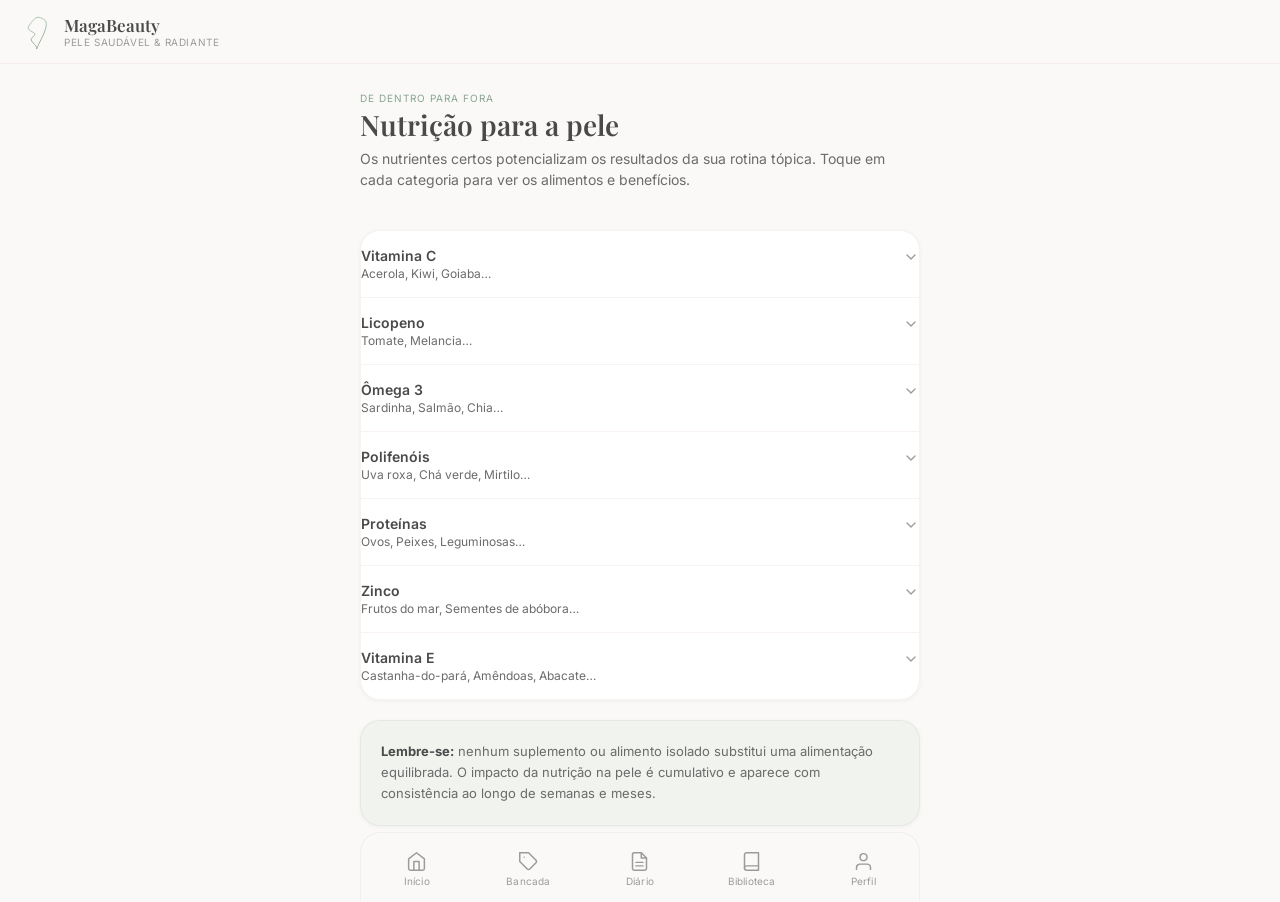
<file: pages/nutricao.html>
<!DOCTYPE html>
<html lang="pt-BR">
<head>
  <meta charset="UTF-8">
  <meta name="viewport" content="width=device-width, initial-scale=1.0, viewport-fit=cover">
  <title>Nutrição para a Pele — MagaBeauty</title>
  <link rel="manifest" href="../manifest.json">
  <meta name="theme-color" content="#A8C3B0">
  <link rel="apple-touch-icon" href="../assets/icon-192.png">
  <link rel="preconnect" href="https://fonts.googleapis.com">
  <link rel="preconnect" href="https://fonts.gstatic.com" crossorigin>
  <link href="https://fonts.googleapis.com/css2?family=Playfair+Display:ital,wght@0,400;0,600;1,400&family=Inter:wght@300;400;500;600&display=swap" rel="stylesheet">
  <link rel="stylesheet" href="../css/styles.css">
</head>
<body data-page="nutricao" data-base="../">

<header class="mb-header">
  <div class="mb-header__brand">
    <img src="../assets/logo.svg" alt="" class="mb-header__logo">
    <div>
      <div class="mb-header__title">MagaBeauty</div>
      <div class="mb-header__subtitle">Pele saudável &amp; radiante</div>
    </div>
  </div>
</header>

<main>
  <div class="page-header">
    <div class="page-header__eyebrow">De dentro para fora</div>
    <h1 class="page-header__title">Nutrição para a pele</h1>
    <p class="page-header__sub">
      Os nutrientes certos potencializam os resultados da sua rotina tópica.
      Toque em cada categoria para ver os alimentos e benefícios.
    </p>
  </div>

  <!-- Vitamina C -->
  <div class="card card--flush">

    <button class="expand-trigger" aria-expanded="false">
      <div class="expand-trigger__main">
        <div class="expand-trigger__title">Vitamina C</div>
        <div class="expand-trigger__sub">Acerola, Kiwi, Goiaba…</div>
      </div>
      <svg class="expand-trigger__arrow" viewBox="0 0 24 24" fill="none" stroke="currentColor" stroke-width="2" stroke-linecap="round" stroke-linejoin="round">
        <polyline points="6 9 12 15 18 9"/>
      </svg>
    </button>
    <div class="expand-body">
      <div class="expand-body__inner">
        <div class="expand-body__content" style="padding: 12px 20px 20px">
          <p>
            Essencial para a síntese de colágeno, a vitamina C age como antioxidante,
            protegendo as células contra o estresse oxidativo causado por UV e poluição.
            Também contribui para uniformizar o tom, reduzir manchas e aumentar a
            firmeza da pele ao estimular os fibroblastos.
          </p>
          <div class="chip-list" style="margin-top: 14px">
            <span class="chip">Acerola</span>
            <span class="chip">Kiwi</span>
            <span class="chip">Goiaba</span>
            <span class="chip">Laranja</span>
            <span class="chip">Pimentão vermelho</span>
            <span class="chip">Morango</span>
            <span class="chip">Brócolis</span>
          </div>
        </div>
      </div>
    </div>

    <button class="expand-trigger" aria-expanded="false">
      <div class="expand-trigger__main">
        <div class="expand-trigger__title">Licopeno</div>
        <div class="expand-trigger__sub">Tomate, Melancia…</div>
      </div>
      <svg class="expand-trigger__arrow" viewBox="0 0 24 24" fill="none" stroke="currentColor" stroke-width="2" stroke-linecap="round" stroke-linejoin="round">
        <polyline points="6 9 12 15 18 9"/>
      </svg>
    </button>
    <div class="expand-body">
      <div class="expand-body__inner">
        <div class="expand-body__content" style="padding: 12px 20px 20px">
          <p>
            Carotenóide com potente ação antioxidante e fotoprotetora interna. Estudos
            indicam que o consumo regular de licopeno reduz o dano causado pela radiação
            ultravioleta, complementando (mas não substituindo) o protetor solar.
            A biodisponibilidade é maior quando o alimento é aquecido com azeite.
          </p>
          <div class="chip-list" style="margin-top: 14px">
            <span class="chip">Tomate cozido</span>
            <span class="chip">Melancia</span>
            <span class="chip">Goiaba vermelha</span>
            <span class="chip">Pimentão vermelho</span>
            <span class="chip">Extrato de tomate</span>
          </div>
        </div>
      </div>
    </div>

    <button class="expand-trigger" aria-expanded="false">
      <div class="expand-trigger__main">
        <div class="expand-trigger__title">Ômega 3</div>
        <div class="expand-trigger__sub">Sardinha, Salmão, Chia…</div>
      </div>
      <svg class="expand-trigger__arrow" viewBox="0 0 24 24" fill="none" stroke="currentColor" stroke-width="2" stroke-linecap="round" stroke-linejoin="round">
        <polyline points="6 9 12 15 18 9"/>
      </svg>
    </button>
    <div class="expand-body">
      <div class="expand-body__inner">
        <div class="expand-body__content" style="padding: 12px 20px 20px">
          <p>
            Ácidos graxos essenciais que mantêm a barreira cutânea íntegra, retêm
            umidade e reduzem processos inflamatórios — incluindo acne e vermelhidão.
            O EPA e DHA (presentes em peixes) têm ação mais direta sobre a pele do que
            o ALA vegetal (chia, linhaça), que precisa ser convertido pelo organismo.
          </p>
          <div class="chip-list" style="margin-top: 14px">
            <span class="chip">Sardinha</span>
            <span class="chip">Salmão</span>
            <span class="chip">Atum</span>
            <span class="chip">Chia</span>
            <span class="chip">Linhaça</span>
            <span class="chip">Nozes</span>
          </div>
        </div>
      </div>
    </div>

    <button class="expand-trigger" aria-expanded="false">
      <div class="expand-trigger__main">
        <div class="expand-trigger__title">Polifenóis</div>
        <div class="expand-trigger__sub">Uva roxa, Chá verde, Mirtilo…</div>
      </div>
      <svg class="expand-trigger__arrow" viewBox="0 0 24 24" fill="none" stroke="currentColor" stroke-width="2" stroke-linecap="round" stroke-linejoin="round">
        <polyline points="6 9 12 15 18 9"/>
      </svg>
    </button>
    <div class="expand-body">
      <div class="expand-body__inner">
        <div class="expand-body__content" style="padding: 12px 20px 20px">
          <p>
            Compostos vegetais com ação antioxidante e anti-inflamatória. As
            proantocianidinas da uva e do mirtilo protegem as fibras de colágeno e
            elastina da degradação. Os catequinas do chá verde inibem enzimas que
            aceleram o envelhecimento. O resveratrol ativa genes associados à
            longevidade celular.
          </p>
          <div class="chip-list" style="margin-top: 14px">
            <span class="chip">Uva roxa</span>
            <span class="chip">Mirtilo</span>
            <span class="chip">Chá verde</span>
            <span class="chip">Romã</span>
            <span class="chip">Cacau 70%+</span>
            <span class="chip">Vinho tinto (moderado)</span>
          </div>
        </div>
      </div>
    </div>

    <button class="expand-trigger" aria-expanded="false">
      <div class="expand-trigger__main">
        <div class="expand-trigger__title">Proteínas</div>
        <div class="expand-trigger__sub">Ovos, Peixes, Leguminosas…</div>
      </div>
      <svg class="expand-trigger__arrow" viewBox="0 0 24 24" fill="none" stroke="currentColor" stroke-width="2" stroke-linecap="round" stroke-linejoin="round">
        <polyline points="6 9 12 15 18 9"/>
      </svg>
    </button>
    <div class="expand-body">
      <div class="expand-body__inner">
        <div class="expand-body__content" style="padding: 12px 20px 20px">
          <p>
            Colágeno, elastina e queratina são proteínas estruturais que formam a
            arquitetura da pele. A ingestão adequada de aminoácidos essenciais —
            especialmente glicina, prolina e lisina — fornece os blocos de construção
            necessários para que os fibroblastos produzam colágeno novo, processo
            potencializado pela vitamina C.
          </p>
          <div class="chip-list" style="margin-top: 14px">
            <span class="chip">Ovos</span>
            <span class="chip">Frango</span>
            <span class="chip">Peixe</span>
            <span class="chip">Feijão</span>
            <span class="chip">Lentilha</span>
            <span class="chip">Quinoa</span>
            <span class="chip">Tofu</span>
          </div>
        </div>
      </div>
    </div>

    <button class="expand-trigger" aria-expanded="false">
      <div class="expand-trigger__main">
        <div class="expand-trigger__title">Zinco</div>
        <div class="expand-trigger__sub">Frutos do mar, Sementes de abóbora…</div>
      </div>
      <svg class="expand-trigger__arrow" viewBox="0 0 24 24" fill="none" stroke="currentColor" stroke-width="2" stroke-linecap="round" stroke-linejoin="round">
        <polyline points="6 9 12 15 18 9"/>
      </svg>
    </button>
    <div class="expand-body">
      <div class="expand-body__inner">
        <div class="expand-body__content" style="padding: 12px 20px 20px">
          <p>
            Mineral essencial para a cicatrização, controle da oleosidade e regulação
            das glândulas sebáceas. Sua deficiência está associada a acne e atraso na
            regeneração da pele. Também protege contra danos oxidativos por fazer parte
            da superóxido dismutase, uma das principais enzimas antioxidantes do corpo.
          </p>
          <div class="chip-list" style="margin-top: 14px">
            <span class="chip">Ostra</span>
            <span class="chip">Caranguejo</span>
            <span class="chip">Semente de abóbora</span>
            <span class="chip">Carne vermelha magra</span>
            <span class="chip">Castanha de caju</span>
            <span class="chip">Grão-de-bico</span>
          </div>
        </div>
      </div>
    </div>

    <button class="expand-trigger" aria-expanded="false" style="border-bottom: none">
      <div class="expand-trigger__main">
        <div class="expand-trigger__title">Vitamina E</div>
        <div class="expand-trigger__sub">Castanha-do-pará, Amêndoas, Abacate…</div>
      </div>
      <svg class="expand-trigger__arrow" viewBox="0 0 24 24" fill="none" stroke="currentColor" stroke-width="2" stroke-linecap="round" stroke-linejoin="round">
        <polyline points="6 9 12 15 18 9"/>
      </svg>
    </button>
    <div class="expand-body">
      <div class="expand-body__inner">
        <div class="expand-body__content" style="padding: 12px 20px 20px; border-bottom: none">
          <p>
            Antioxidante lipossolúvel que protege as membranas celulares da pele contra
            a peroxidação lipídica causada por radicais livres. Age em sinergia com a
            vitamina C — enquanto a E protege as estruturas gordurosas, a C protege os
            meios aquosos. A castanha-do-pará também é rica em selênio, que amplifica
            essa proteção.
          </p>
          <div class="chip-list" style="margin-top: 14px">
            <span class="chip">Castanha-do-pará</span>
            <span class="chip">Amêndoas</span>
            <span class="chip">Abacate</span>
            <span class="chip">Azeite de oliva extravirgem</span>
            <span class="chip">Espinafre</span>
          </div>
        </div>
      </div>
    </div>

  </div><!-- /card -->

  <div class="card" style="background: var(--sage-10); border-color: var(--sage-20)">
    <p style="font-size: 13px; color: var(--ink-light); line-height: 1.65">
      <strong style="color: var(--ink)">Lembre-se:</strong> nenhum suplemento ou alimento isolado substitui
      uma alimentação equilibrada. O impacto da nutrição na pele é cumulativo e aparece
      com consistência ao longo de semanas e meses.
    </p>
  </div>

</main>

<!-- Bottom Nav -->
<nav class="bottom-nav" aria-label="Navegação principal">
  <a href="../index.html" data-nav="dashboard">
    <svg viewBox="0 0 24 24" fill="none" stroke="currentColor">
      <path d="M3 9l9-7 9 7v11a2 2 0 01-2 2H5a2 2 0 01-2-2z"/>
      <polyline points="9 22 9 12 15 12 15 22"/>
    </svg>
    <span>Início</span>
  </a>
  <a href="produtos.html" data-nav="produtos">
    <svg viewBox="0 0 24 24" fill="none" stroke="currentColor">
      <path d="M20.59 13.41l-7.17 7.17a2 2 0 01-2.83 0L2 12V2h10l8.59 8.59a2 2 0 010 2.82z"/>
      <line x1="7" y1="7" x2="7.01" y2="7"/>
    </svg>
    <span>Bancada</span>
  </a>
  <a href="diario.html" data-nav="diario">
    <svg viewBox="0 0 24 24" fill="none" stroke="currentColor">
      <path d="M14 2H6a2 2 0 00-2 2v16a2 2 0 002 2h12a2 2 0 002-2V8z"/>
      <polyline points="14 2 14 8 20 8"/>
      <line x1="16" y1="13" x2="8" y2="13"/>
      <line x1="16" y1="17" x2="8" y2="17"/>
    </svg>
    <span>Diário</span>
  </a>
  <a href="biblioteca.html" data-nav="biblioteca">
    <svg viewBox="0 0 24 24" fill="none" stroke="currentColor">
      <path d="M4 19.5A2.5 2.5 0 016.5 17H20"/>
      <path d="M6.5 2H20v20H6.5A2.5 2.5 0 014 19.5v-15A2.5 2.5 0 016.5 2z"/>
    </svg>
    <span>Biblioteca</span>
  </a>
  <a href="perfil.html" data-nav="perfil">
    <svg viewBox="0 0 24 24" fill="none" stroke="currentColor">
      <path d="M20 21v-2a4 4 0 00-4-4H8a4 4 0 00-4 4v2"/>
      <circle cx="12" cy="7" r="4"/>
    </svg>
    <span>Perfil</span>
  </a>
</nav>

<script src="../js/app.js"></script>
</body>
</html>
</file>
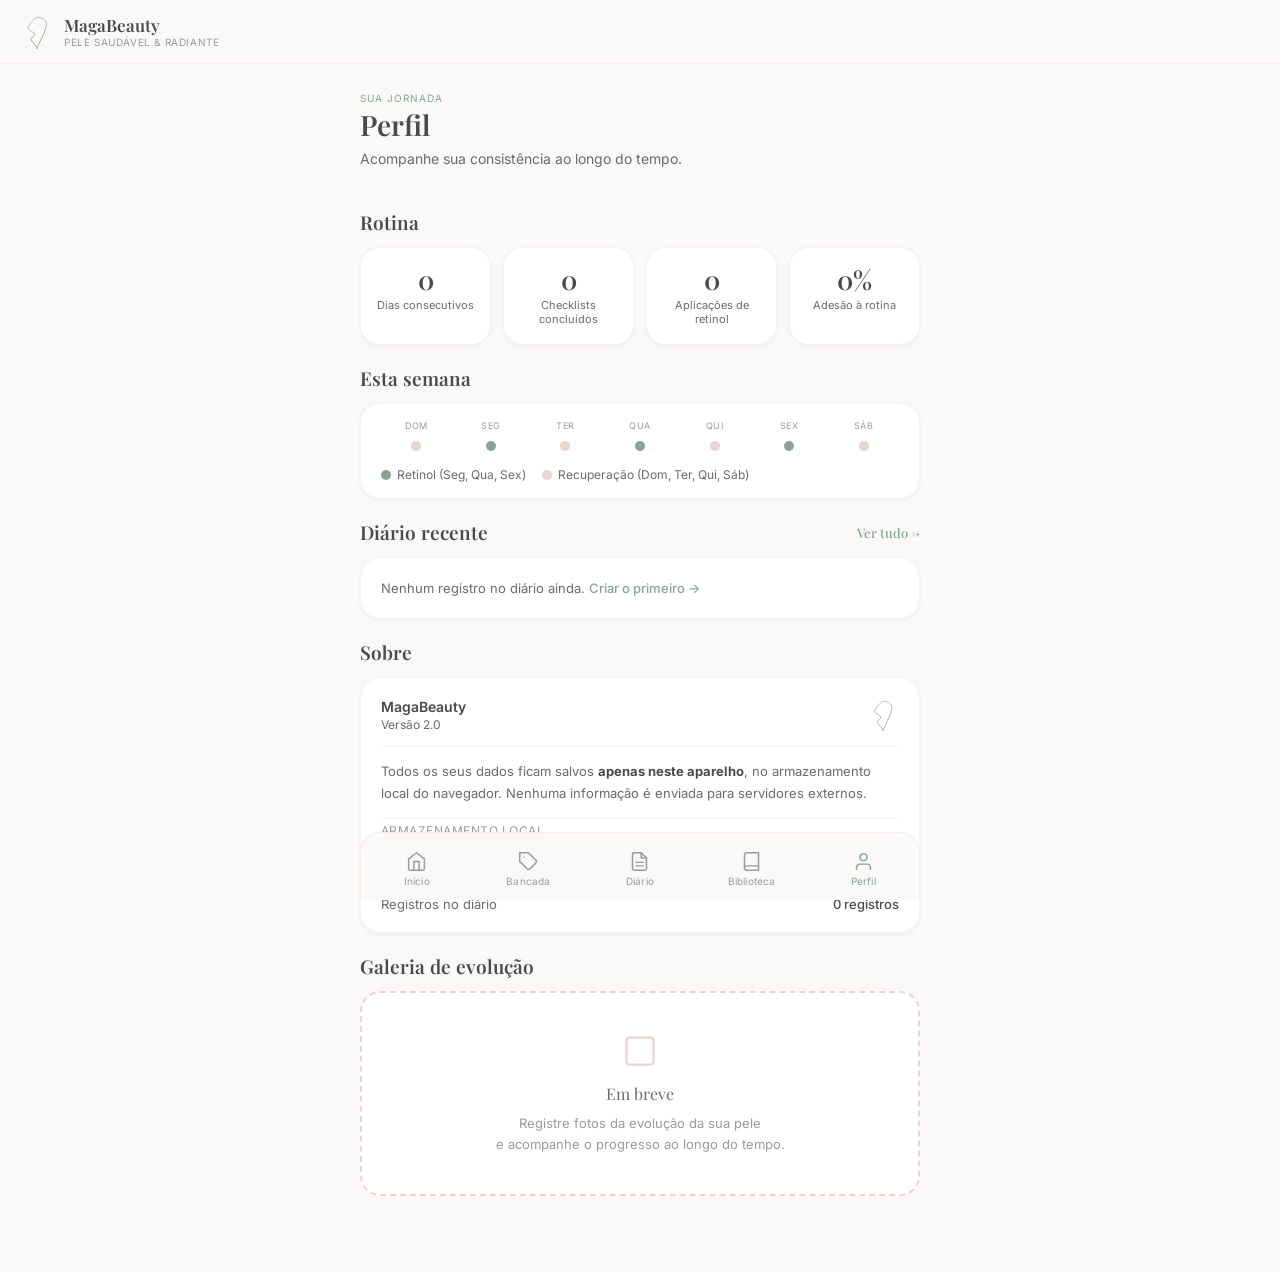
<file: pages/perfil.html>
<!DOCTYPE html>
<html lang="pt-BR">
<head>
  <meta charset="UTF-8">
  <meta name="viewport" content="width=device-width, initial-scale=1.0, viewport-fit=cover">
  <title>Perfil — MagaBeauty</title>
  <link rel="manifest" href="../manifest.json">
  <meta name="theme-color" content="#A8C3B0">
  <link rel="apple-touch-icon" href="../assets/icon-192.png">
  <link rel="preconnect" href="https://fonts.googleapis.com">
  <link rel="preconnect" href="https://fonts.gstatic.com" crossorigin>
  <link href="https://fonts.googleapis.com/css2?family=Playfair+Display:ital,wght@0,400;0,600;1,400&family=Inter:wght@300;400;500;600&display=swap" rel="stylesheet">
  <link rel="stylesheet" href="../css/styles.css">
</head>
<body data-page="perfil" data-base="../">

<header class="mb-header">
  <div class="mb-header__brand">
    <img src="../assets/logo.svg" alt="" class="mb-header__logo">
    <div>
      <div class="mb-header__title">MagaBeauty</div>
      <div class="mb-header__subtitle">Pele saudável &amp; radiante</div>
    </div>
  </div>
</header>

<main>
  <div class="page-header">
    <div class="page-header__eyebrow">Sua jornada</div>
    <h1 class="page-header__title">Perfil</h1>
    <p class="page-header__sub">Acompanhe sua consistência ao longo do tempo.</p>
  </div>

  <!-- ── Estatísticas da rotina ────────────────────────── -->
  <section class="section">
    <h2 class="section__title">Rotina</h2>
    <div class="profile-stats">

      <div class="profile-stat">
        <div class="profile-stat__val" id="perfil-streak">—</div>
        <div class="profile-stat__lbl">Dias consecutivos</div>
      </div>

      <div class="profile-stat">
        <div class="profile-stat__val" id="perfil-checklists">—</div>
        <div class="profile-stat__lbl">Checklists concluídos</div>
      </div>

      <div class="profile-stat">
        <div class="profile-stat__val" id="perfil-retinol">—</div>
        <div class="profile-stat__lbl">Aplicações de retinol</div>
      </div>

      <div class="profile-stat">
        <div class="profile-stat__val" id="perfil-adesao">—</div>
        <div class="profile-stat__lbl">Adesão à rotina</div>
      </div>

    </div>
  </section>

  <!-- ── Cronograma desta semana ───────────────────────── -->
  <section class="section">
    <h2 class="section__title">Esta semana</h2>
    <div class="card" style="padding: 16px 20px">
      <div style="display: flex; flex-direction: column; gap: 0">

        <div style="display: grid; grid-template-columns: repeat(7,1fr); gap: 4px; margin-bottom: 10px">
          <div style="text-align:center; font-size:9px; letter-spacing:.05em; text-transform:uppercase; color:var(--ink-xlight)">DOM</div>
          <div style="text-align:center; font-size:9px; letter-spacing:.05em; text-transform:uppercase; color:var(--ink-xlight)">SEG</div>
          <div style="text-align:center; font-size:9px; letter-spacing:.05em; text-transform:uppercase; color:var(--ink-xlight)">TER</div>
          <div style="text-align:center; font-size:9px; letter-spacing:.05em; text-transform:uppercase; color:var(--ink-xlight)">QUA</div>
          <div style="text-align:center; font-size:9px; letter-spacing:.05em; text-transform:uppercase; color:var(--ink-xlight)">QUI</div>
          <div style="text-align:center; font-size:9px; letter-spacing:.05em; text-transform:uppercase; color:var(--ink-xlight)">SEX</div>
          <div style="text-align:center; font-size:9px; letter-spacing:.05em; text-transform:uppercase; color:var(--ink-xlight)">SÁB</div>
        </div>

        <div style="display: grid; grid-template-columns: repeat(7,1fr); gap: 4px; margin-bottom: 16px">
          <!-- Recuperação -->
          <div style="display:flex;justify-content:center">
            <span style="width:10px;height:10px;border-radius:50%;background:var(--nude);border:1.5px solid var(--nude-50);display:block"></span>
          </div>
          <!-- Retinol -->
          <div style="display:flex;justify-content:center">
            <span style="width:10px;height:10px;border-radius:50%;background:var(--sage-dark);display:block"></span>
          </div>
          <!-- Recuperação -->
          <div style="display:flex;justify-content:center">
            <span style="width:10px;height:10px;border-radius:50%;background:var(--nude);border:1.5px solid var(--nude-50);display:block"></span>
          </div>
          <!-- Retinol -->
          <div style="display:flex;justify-content:center">
            <span style="width:10px;height:10px;border-radius:50%;background:var(--sage-dark);display:block"></span>
          </div>
          <!-- Recuperação -->
          <div style="display:flex;justify-content:center">
            <span style="width:10px;height:10px;border-radius:50%;background:var(--nude);border:1.5px solid var(--nude-50);display:block"></span>
          </div>
          <!-- Retinol -->
          <div style="display:flex;justify-content:center">
            <span style="width:10px;height:10px;border-radius:50%;background:var(--sage-dark);display:block"></span>
          </div>
          <!-- Recuperação -->
          <div style="display:flex;justify-content:center">
            <span style="width:10px;height:10px;border-radius:50%;background:var(--nude);border:1.5px solid var(--nude-50);display:block"></span>
          </div>
        </div>

        <div style="display: flex; gap: 16px; font-size: 12px; color: var(--ink-light)">
          <div style="display:flex;align-items:center;gap:6px">
            <span style="width:10px;height:10px;border-radius:50%;background:var(--sage-dark);display:inline-block;flex-shrink:0"></span>
            Retinol (Seg, Qua, Sex)
          </div>
          <div style="display:flex;align-items:center;gap:6px">
            <span style="width:10px;height:10px;border-radius:50%;background:var(--nude);border:1.5px solid var(--nude-50);display:inline-block;flex-shrink:0"></span>
            Recuperação (Dom, Ter, Qui, Sáb)
          </div>
        </div>

      </div>
    </div>
  </section>

  <!-- ── Diário da Pele — registros recentes ───────────── -->
  <section class="section">
    <div class="section__title section__title--row">
      <h2 class="section__title" style="margin-bottom:0">Diário recente</h2>
      <a href="diario.html" class="section__action">Ver tudo →</a>
    </div>
    <div class="card" style="margin-top:12px">
      <div id="perfil-diary-recent">
        <!-- Preenchido pelo JS -->
        <p style="font-size:13px;color:var(--ink-light)">Carregando…</p>
      </div>
    </div>
  </section>

  <!-- ── Sobre o app ────────────────────────────────────── -->
  <section class="section">
    <h2 class="section__title">Sobre</h2>
    <div class="card">
      <div style="display:flex;flex-direction:column;gap:14px">

        <div style="display:flex;align-items:center;justify-content:space-between;padding-bottom:14px;border-bottom:1px solid var(--nude-30)">
          <div>
            <div style="font-size:14px;font-weight:600;color:var(--ink)">MagaBeauty</div>
            <div style="font-size:12px;color:var(--ink-light);margin-top:2px">Versão 2.0</div>
          </div>
          <img src="../assets/logo.svg" alt="" style="width:32px;height:32px">
        </div>

        <div style="font-size:13px;color:var(--ink-light);line-height:1.65">
          Todos os seus dados ficam salvos <strong style="color:var(--ink)">apenas neste aparelho</strong>,
          no armazenamento local do navegador. Nenhuma informação é enviada para servidores externos.
        </div>

        <div style="padding-top:4px;border-top:1px solid var(--nude-30)">
          <div style="font-size:12px;color:var(--ink-xlight);margin-bottom:10px;letter-spacing:.04em;text-transform:uppercase">
            Armazenamento local
          </div>
          <div style="display:flex;flex-direction:column;gap:8px">
            <div style="display:flex;justify-content:space-between;font-size:13px">
              <span style="color:var(--ink-light)">Rotinas diárias</span>
              <span id="storage-rotinas" style="color:var(--ink);font-weight:500">—</span>
            </div>
            <div style="display:flex;justify-content:space-between;font-size:13px">
              <span style="color:var(--ink-light)">Produtos cadastrados</span>
              <span id="storage-produtos" style="color:var(--ink);font-weight:500">—</span>
            </div>
            <div style="display:flex;justify-content:space-between;font-size:13px">
              <span style="color:var(--ink-light)">Registros no diário</span>
              <span id="storage-diario" style="color:var(--ink);font-weight:500">—</span>
            </div>
          </div>
        </div>

      </div>
    </div>
  </section>

  <!-- ── Galeria de evolução (em breve) ────────────────── -->
  <section class="section">
    <h2 class="section__title">Galeria de evolução</h2>
    <div class="gallery-placeholder">
      <svg viewBox="0 0 24 24" fill="none" stroke="currentColor" stroke-width="1.5" stroke-linecap="round" stroke-linejoin="round">
        <rect x="3" y="3" width="18" height="18" rx="2"/
        ><circle cx="8.5" cy="8.5" r="1.5"/>
        <polyline points="21 15 16 10 5 21"/>
      </svg>
      <div style="font-family: var(--font-serif); font-size:16px; color:var(--ink-light); margin-bottom:6px">
        Em breve
      </div>
      <p>
        Registre fotos da evolução da sua pele<br>
        e acompanhe o progresso ao longo do tempo.
      </p>
    </div>
  </section>

</main>

<!-- Bottom Nav -->
<nav class="bottom-nav" aria-label="Navegação principal">
  <a href="../index.html" data-nav="dashboard">
    <svg viewBox="0 0 24 24" fill="none" stroke="currentColor">
      <path d="M3 9l9-7 9 7v11a2 2 0 01-2 2H5a2 2 0 01-2-2z"/>
      <polyline points="9 22 9 12 15 12 15 22"/>
    </svg>
    <span>Início</span>
  </a>
  <a href="produtos.html" data-nav="produtos">
    <svg viewBox="0 0 24 24" fill="none" stroke="currentColor">
      <path d="M20.59 13.41l-7.17 7.17a2 2 0 01-2.83 0L2 12V2h10l8.59 8.59a2 2 0 010 2.82z"/>
      <line x1="7" y1="7" x2="7.01" y2="7"/>
    </svg>
    <span>Bancada</span>
  </a>
  <a href="diario.html" data-nav="diario">
    <svg viewBox="0 0 24 24" fill="none" stroke="currentColor">
      <path d="M14 2H6a2 2 0 00-2 2v16a2 2 0 002 2h12a2 2 0 002-2V8z"/>
      <polyline points="14 2 14 8 20 8"/>
      <line x1="16" y1="13" x2="8" y2="13"/>
      <line x1="16" y1="17" x2="8" y2="17"/>
    </svg>
    <span>Diário</span>
  </a>
  <a href="biblioteca.html" data-nav="biblioteca">
    <svg viewBox="0 0 24 24" fill="none" stroke="currentColor">
      <path d="M4 19.5A2.5 2.5 0 016.5 17H20"/>
      <path d="M6.5 2H20v20H6.5A2.5 2.5 0 014 19.5v-15A2.5 2.5 0 016.5 2z"/>
    </svg>
    <span>Biblioteca</span>
  </a>
  <a href="perfil.html" data-nav="perfil">
    <svg viewBox="0 0 24 24" fill="none" stroke="currentColor">
      <path d="M20 21v-2a4 4 0 00-4-4H8a4 4 0 00-4 4v2"/>
      <circle cx="12" cy="7" r="4"/>
    </svg>
    <span>Perfil</span>
  </a>
</nav>

<script src="../js/app.js"></script>
<script>
  // Preenche contadores de armazenamento local após o boot do app
  document.addEventListener('DOMContentLoaded', () => {
    setTimeout(() => {
      const rotinas   = Object.keys(localStorage).filter(k => k.startsWith('mb_routine_')).length;
      const produtos  = (window.MB && window.MB.getProducts()) ? window.MB.getProducts().length : '—';
      const diario    = (window.MB && window.MB.getDiaryEntries()) ? window.MB.getDiaryEntries().length : '—';

      const elR = document.getElementById('storage-rotinas');
      const elP = document.getElementById('storage-produtos');
      const elD = document.getElementById('storage-diario');

      if (elR) elR.textContent = `${rotinas} dia${rotinas !== 1 ? 's' : ''}`;
      if (elP) elP.textContent = `${produtos} produto${produtos !== 1 ? 's' : ''}`;
      if (elD) elD.textContent = `${diario} registro${diario !== 1 ? 's' : ''}`;
    }, 100);
  });
</script>
</body>
</html>
</file>
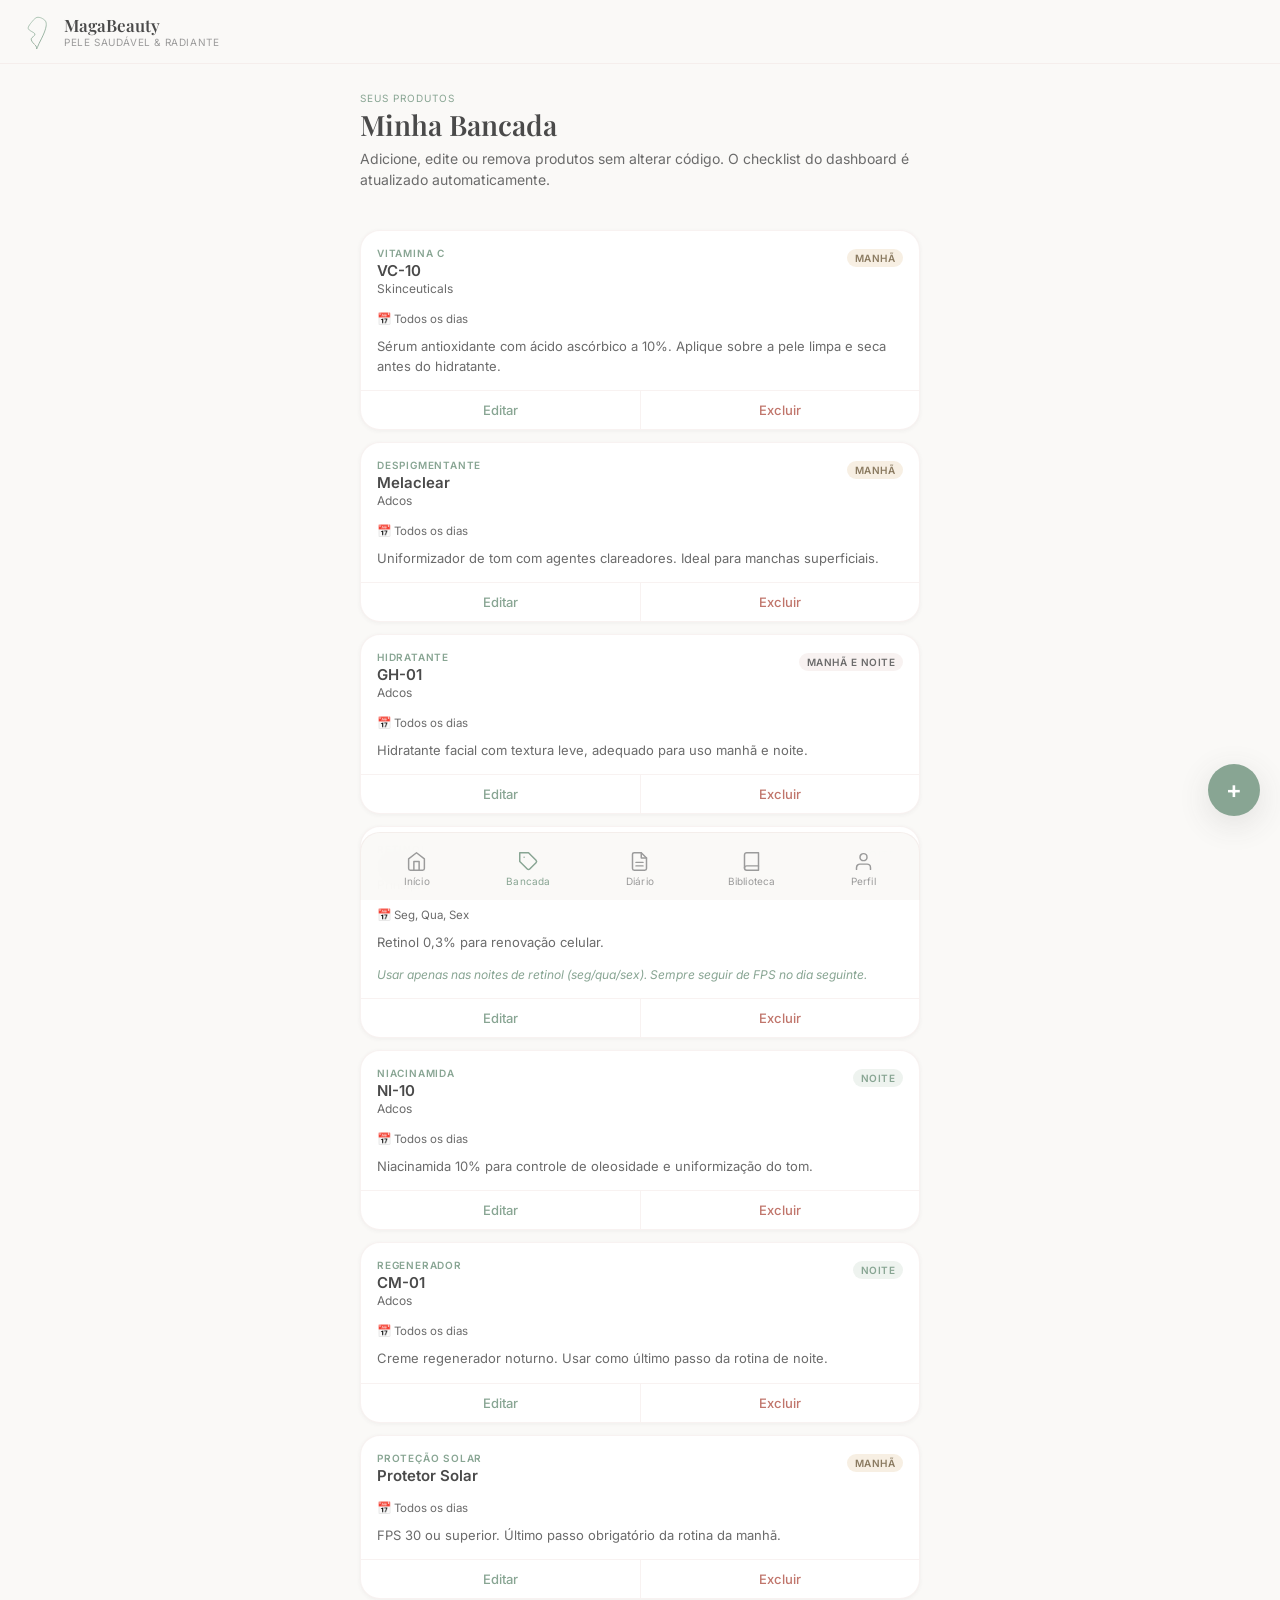
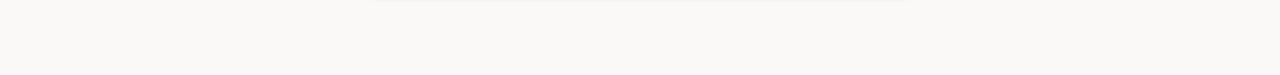
<file: pages/produtos.html>
<!DOCTYPE html>
<html lang="pt-BR">
<head>
  <meta charset="UTF-8">
  <meta name="viewport" content="width=device-width, initial-scale=1.0, viewport-fit=cover">
  <title>Minha Bancada — MagaBeauty</title>
  <link rel="manifest" href="../manifest.json">
  <meta name="theme-color" content="#A8C3B0">
  <link rel="apple-touch-icon" href="../assets/icon-192.png">
  <link rel="preconnect" href="https://fonts.googleapis.com">
  <link rel="preconnect" href="https://fonts.gstatic.com" crossorigin>
  <link href="https://fonts.googleapis.com/css2?family=Playfair+Display:ital,wght@0,400;0,600;1,400&family=Inter:wght@300;400;500;600&display=swap" rel="stylesheet">
  <link rel="stylesheet" href="../css/styles.css">
</head>
<body data-page="produtos" data-base="../">

<header class="mb-header">
  <div class="mb-header__brand">
    <img src="../assets/logo.svg" alt="" class="mb-header__logo">
    <div>
      <div class="mb-header__title">MagaBeauty</div>
      <div class="mb-header__subtitle">Pele saudável &amp; radiante</div>
    </div>
  </div>
</header>

<main>
  <div class="page-header">
    <div class="page-header__eyebrow">Seus produtos</div>
    <h1 class="page-header__title">Minha Bancada</h1>
    <p class="page-header__sub">
      Adicione, edite ou remova produtos sem alterar código.
      O checklist do dashboard é atualizado automaticamente.
    </p>
  </div>

  <!-- Lista de produtos (renderizada pelo JS) -->
  <div id="productList" class="product-list"></div>

  <!-- Estado vazio -->
  <div id="productEmpty" class="empty-state" hidden>
    <div class="empty-state__icon">
      <svg viewBox="0 0 24 24" fill="none" stroke="currentColor" stroke-width="1.5" stroke-linecap="round" stroke-linejoin="round">
        <path d="M20.59 13.41l-7.17 7.17a2 2 0 01-2.83 0L2 12V2h10l8.59 8.59a2 2 0 010 2.82z"/>
        <line x1="7" y1="7" x2="7.01" y2="7"/>
      </svg>
    </div>
    <div class="empty-state__title">Nenhum produto ainda</div>
    <p class="empty-state__sub">
      Toque no botão <strong>+</strong> para adicionar<br>
      o primeiro produto da sua rotina.
    </p>
  </div>
</main>

<!-- Botão flutuante: adicionar produto -->
<button class="btn btn--fab" id="fabAdd" aria-label="Adicionar produto">+</button>

<!-- ── Modal: adicionar / editar produto ─────────────────── -->
<div class="modal-backdrop" id="productModal" role="dialog" aria-modal="true" aria-labelledby="productModalTitle">
  <div class="modal-box">
    <div class="modal-handle" aria-hidden="true"></div>
    <h2 class="modal-title" id="productModalTitle">Adicionar produto</h2>

    <div id="productForm">

      <div class="form-group">
        <label class="form-label" for="field-categoria">Categoria</label>
        <input
          class="form-input"
          type="text"
          id="field-categoria"
          name="categoria"
          placeholder="Ex: Retinol, Vitamina C, Hidratante…"
          autocomplete="off"
        >
      </div>

      <div class="form-group">
        <label class="form-label" for="field-marca">Marca</label>
        <input
          class="form-input"
          type="text"
          id="field-marca"
          name="marca"
          placeholder="Ex: Principia, Adcos, La Roche-Posay…"
          autocomplete="off"
        >
      </div>

      <div class="form-group">
        <label class="form-label" for="field-nome">
          Nome comercial
          <span style="color:#C0756B" aria-hidden="true"> *</span>
        </label>
        <input
          class="form-input"
          type="text"
          id="field-nome"
          name="nome"
          placeholder="Ex: RN-0,3"
          autocomplete="off"
          required
        >
      </div>

      <div class="form-group">
        <label class="form-label form-label--optional" for="field-descricao">Descrição</label>
        <textarea
          class="form-textarea"
          id="field-descricao"
          name="descricao"
          placeholder="Função, concentração, modo de uso…"
          rows="3"
        ></textarea>
      </div>

      <div class="form-group">
        <label class="form-label" for="field-horario">Horário de uso</label>
        <select class="form-select" id="field-horario" name="horario">
          <option value="manha">☀️ Manhã</option>
          <option value="noite">🌙 Noite</option>
          <option value="ambos">🌗 Manhã e Noite</option>
        </select>
      </div>

      <div class="form-group">
        <span class="form-label">Dias da semana</span>
        <p style="font-size:11.5px;color:var(--ink-xlight);margin-bottom:10px">
          Sem seleção = aparece todos os dias
        </p>
        <div class="dias-semana">
          <label class="dias-semana__item">
            <span class="dias-semana__label">Dom</span>
            <input class="dias-semana__input" type="checkbox" name="dia-0" value="0">
            <span class="dias-semana__check" aria-hidden="true"></span>
          </label>
          <label class="dias-semana__item">
            <span class="dias-semana__label">Seg</span>
            <input class="dias-semana__input" type="checkbox" name="dia-1" value="1">
            <span class="dias-semana__check" aria-hidden="true"></span>
          </label>
          <label class="dias-semana__item">
            <span class="dias-semana__label">Ter</span>
            <input class="dias-semana__input" type="checkbox" name="dia-2" value="2">
            <span class="dias-semana__check" aria-hidden="true"></span>
          </label>
          <label class="dias-semana__item">
            <span class="dias-semana__label">Qua</span>
            <input class="dias-semana__input" type="checkbox" name="dia-3" value="3">
            <span class="dias-semana__check" aria-hidden="true"></span>
          </label>
          <label class="dias-semana__item">
            <span class="dias-semana__label">Qui</span>
            <input class="dias-semana__input" type="checkbox" name="dia-4" value="4">
            <span class="dias-semana__check" aria-hidden="true"></span>
          </label>
          <label class="dias-semana__item">
            <span class="dias-semana__label">Sex</span>
            <input class="dias-semana__input" type="checkbox" name="dia-5" value="5">
            <span class="dias-semana__check" aria-hidden="true"></span>
          </label>
          <label class="dias-semana__item">
            <span class="dias-semana__label">Sáb</span>
            <input class="dias-semana__input" type="checkbox" name="dia-6" value="6">
            <span class="dias-semana__check" aria-hidden="true"></span>
          </label>
        </div>
      </div>

      <div class="form-group">
        <label class="form-label form-label--optional" for="field-observacoes">Observações</label>
        <textarea
          class="form-textarea"
          id="field-observacoes"
          name="observacoes"
          placeholder="Ex: Usar apenas 1 gota; evitar contato com os olhos; aguardar absorção antes do próximo passo…"
          rows="2"
        ></textarea>
      </div>

    </div><!-- /productForm -->

    <div class="modal-actions">
      <button class="btn btn--primary btn--block" id="productSave">Salvar produto</button>
      <button class="btn btn--ghost btn--block" id="productCancel">Cancelar</button>
    </div>

    <!-- Botão fechar (acessibilidade) -->
    <button
      class="visually-hidden"
      id="productModalClose"
      aria-label="Fechar modal"
    >Fechar</button>
  </div>
</div>

<!-- ── Diálogo: confirmar exclusão ───────────────────────── -->
<div class="confirm-backdrop" id="confirmDelete" role="alertdialog" aria-modal="true" aria-labelledby="confirmDeleteTitle">
  <div class="confirm-box">
    <div class="confirm-box__title" id="confirmDeleteTitle">Excluir produto</div>
    <p class="confirm-box__msg" id="confirmDeleteMsg">
      Tem certeza que deseja excluir este produto?
    </p>
    <div class="confirm-box__actions">
      <button class="btn btn--ghost" id="confirmDeleteCancel">Cancelar</button>
      <button class="btn btn--danger" id="confirmDeleteOk">Excluir</button>
    </div>
  </div>
</div>

<!-- Bottom Nav -->
<nav class="bottom-nav" aria-label="Navegação principal">
  <a href="../index.html" data-nav="dashboard">
    <svg viewBox="0 0 24 24" fill="none" stroke="currentColor">
      <path d="M3 9l9-7 9 7v11a2 2 0 01-2 2H5a2 2 0 01-2-2z"/>
      <polyline points="9 22 9 12 15 12 15 22"/>
    </svg>
    <span>Início</span>
  </a>
  <a href="produtos.html" data-nav="produtos">
    <svg viewBox="0 0 24 24" fill="none" stroke="currentColor">
      <path d="M20.59 13.41l-7.17 7.17a2 2 0 01-2.83 0L2 12V2h10l8.59 8.59a2 2 0 010 2.82z"/>
      <line x1="7" y1="7" x2="7.01" y2="7"/>
    </svg>
    <span>Bancada</span>
  </a>
  <a href="diario.html" data-nav="diario">
    <svg viewBox="0 0 24 24" fill="none" stroke="currentColor">
      <path d="M14 2H6a2 2 0 00-2 2v16a2 2 0 002 2h12a2 2 0 002-2V8z"/>
      <polyline points="14 2 14 8 20 8"/>
      <line x1="16" y1="13" x2="8" y2="13"/>
      <line x1="16" y1="17" x2="8" y2="17"/>
    </svg>
    <span>Diário</span>
  </a>
  <a href="biblioteca.html" data-nav="biblioteca">
    <svg viewBox="0 0 24 24" fill="none" stroke="currentColor">
      <path d="M4 19.5A2.5 2.5 0 016.5 17H20"/>
      <path d="M6.5 2H20v20H6.5A2.5 2.5 0 014 19.5v-15A2.5 2.5 0 016.5 2z"/>
    </svg>
    <span>Biblioteca</span>
  </a>
  <a href="perfil.html" data-nav="perfil">
    <svg viewBox="0 0 24 24" fill="none" stroke="currentColor">
      <path d="M20 21v-2a4 4 0 00-4-4H8a4 4 0 00-4 4v2"/>
      <circle cx="12" cy="7" r="4"/>
    </svg>
    <span>Perfil</span>
  </a>
</nav>

<script src="../js/app.js"></script>
</body>
</html>
</file>
<file: css/styles.css>
/* ============================================================
   MagaBeauty — Design System
   ============================================================ */

/* ── Tokens ─────────────────────────────────────────────── */
:root {
  --sage:        #A8C3B0;
  --sage-dark:   #88A593;
  --nude:        #E8D5D0;
  --champagne:   #F5EBDD;
  --off-white:   #FAF9F7;
  --ink:         #4A4A4A;
  --ink-light:   #6B6B6B;
  --ink-xlight:  #9B9B9B;

  --nude-30:     rgba(232,213,208,.30);
  --nude-50:     rgba(232,213,208,.50);
  --sage-10:     rgba(168,195,176,.10);
  --sage-20:     rgba(168,195,176,.20);

  --radius-sm:   8px;
  --radius-md:   14px;
  --radius-lg:   20px;
  --radius-xl:   28px;

  --shadow-sm:   0 1px 4px rgba(74,74,74,.06);
  --shadow-md:   0 4px 16px rgba(74,74,74,.10);
  --shadow-lg:   0 8px 32px rgba(74,74,74,.14);

  --font-serif:  'Playfair Display', Georgia, serif;
  --font-sans:   'Inter', system-ui, sans-serif;

  --nav-height:  68px;
  --header-h:    64px;
  --page-pad:    20px;

  --transition:  200ms ease;
}

/* ── Reset ──────────────────────────────────────────────── */
*, *::before, *::after { box-sizing: border-box; margin: 0; padding: 0; }
html { -webkit-text-size-adjust: 100%; }
body {
  font-family: var(--font-sans);
  font-size: 15px;
  color: var(--ink);
  background: var(--off-white);
  min-height: 100dvh;
  padding-top: var(--header-h);
  padding-bottom: calc(var(--nav-height) + env(safe-area-inset-bottom));
}
a { color: inherit; text-decoration: none; }
ul, ol { list-style: none; }
button { font: inherit; border: none; background: none; cursor: pointer; }
input, select, textarea { font: inherit; }
img, svg { display: block; }

/* ── Focus visible ──────────────────────────────────────── */
:focus-visible {
  outline: 2px solid var(--sage-dark);
  outline-offset: 2px;
  border-radius: 4px;
}

/* ── Header ─────────────────────────────────────────────── */
.mb-header {
  position: fixed;
  top: 0; left: 0; right: 0;
  height: var(--header-h);
  background: rgba(250,249,247,.92);
  backdrop-filter: blur(12px);
  -webkit-backdrop-filter: blur(12px);
  border-bottom: 1px solid var(--nude-30);
  display: flex;
  align-items: center;
  padding: 0 var(--page-pad);
  z-index: 100;
}
.mb-header__brand {
  display: flex;
  align-items: center;
  gap: 10px;
}
.mb-header__logo {
  width: 34px;
  height: 34px;
}
.mb-header__title {
  font-family: var(--font-serif);
  font-size: 17px;
  font-weight: 600;
  color: var(--ink);
  line-height: 1.2;
}
.mb-header__subtitle {
  font-size: 10px;
  letter-spacing: .06em;
  text-transform: uppercase;
  color: var(--ink-xlight);
}

/* ── Page header (inner pages) ──────────────────────────── */
.page-header {
  padding: 8px 0 20px;
}
.page-header__eyebrow {
  font-size: 10px;
  letter-spacing: .10em;
  text-transform: uppercase;
  color: var(--sage-dark);
  margin-bottom: 4px;
}
.page-header__title {
  font-family: var(--font-serif);
  font-size: 28px;
  font-weight: 600;
  color: var(--ink);
  line-height: 1.2;
}
.page-header__sub {
  margin-top: 6px;
  font-size: 14px;
  color: var(--ink-light);
  line-height: 1.5;
}

/* ── Main / layout ──────────────────────────────────────── */
main {
  padding: 20px var(--page-pad) 8px;
  max-width: 600px;
  margin: 0 auto;
  display: flex;
  flex-direction: column;
  gap: 20px;
}

/* ── Section ────────────────────────────────────────────── */
.section {}
.section__title {
  font-family: var(--font-serif);
  font-size: 19px;
  font-weight: 600;
  color: var(--ink);
  margin-bottom: 12px;
}
.section__title--row {
  display: flex;
  align-items: center;
  justify-content: space-between;
}
.section__action {
  font-size: 13px;
  color: var(--sage-dark);
  font-weight: 500;
}

/* ── Cards ──────────────────────────────────────────────── */
.card {
  background: #fff;
  border-radius: var(--radius-lg);
  padding: 20px;
  box-shadow: var(--shadow-sm);
  border: 1px solid var(--nude-30);
}
.card--sage {
  background: linear-gradient(135deg, #fff 0%, rgba(168,195,176,.08) 100%);
  display: flex;
  align-items: center;
  gap: 20px;
}
.card--flush { padding: 0; overflow: hidden; }

/* ── Ritual Ring ─────────────────────────────────────────── */
.ritual-ring-wrap {
  position: relative;
  flex-shrink: 0;
  width: 96px;
  height: 96px;
}
.ritual-ring {
  width: 100%;
  height: 100%;
  transform: rotate(-90deg);
}
.ritual-ring__track {
  fill: none;
  stroke: var(--nude-50);
  stroke-width: 7;
}
.ritual-ring__fill {
  fill: none;
  stroke: url(#ringGrad);
  stroke: var(--sage);
  stroke-width: 7;
  stroke-linecap: round;
  stroke-dasharray: 314.16;
  stroke-dashoffset: 314.16;
  transition: stroke-dashoffset .6s cubic-bezier(.4,0,.2,1);
}
.ritual-ring__label {
  position: absolute;
  inset: 0;
  display: flex;
  flex-direction: column;
  align-items: center;
  justify-content: center;
  gap: 1px;
}
.ritual-ring__pct {
  font-family: var(--font-serif);
  font-size: 20px;
  font-weight: 600;
  color: var(--ink);
  line-height: 1;
}
.ritual-ring__sub {
  font-size: 9px;
  letter-spacing: .08em;
  color: var(--ink-xlight);
  text-transform: uppercase;
}
.ritual-stats {
  display: flex;
  flex-direction: column;
  gap: 12px;
  flex: 1;
}
.ritual-stat {
  display: flex;
  align-items: center;
  gap: 10px;
}
.ritual-stat__icon { font-size: 18px; }
.ritual-stat__val {
  font-family: var(--font-serif);
  font-size: 15px;
  font-weight: 600;
  color: var(--ink);
  line-height: 1.2;
}
.ritual-stat__lbl {
  font-size: 11px;
  color: var(--ink-light);
}

/* ── Mode badge ─────────────────────────────────────────── */
.mode-badge {
  display: inline-flex;
  align-items: center;
  gap: 6px;
  font-size: 12px;
  font-weight: 500;
  color: var(--sage-dark);
  background: var(--sage-10);
  border: 1px solid var(--sage-20);
  padding: 4px 10px;
  border-radius: 100px;
  margin-bottom: 14px;
}

/* ── Tab bar ─────────────────────────────────────────────── */
.tab-bar {
  display: flex;
  background: var(--champagne);
  border-radius: var(--radius-md);
  padding: 3px;
  gap: 3px;
  margin-bottom: 16px;
}
.tab {
  flex: 1;
  padding: 8px;
  border-radius: calc(var(--radius-md) - 3px);
  font-size: 13px;
  font-weight: 500;
  color: var(--ink-light);
  text-align: center;
  transition: background var(--transition), color var(--transition), box-shadow var(--transition);
}
.tab--active {
  background: #fff;
  color: var(--ink);
  box-shadow: var(--shadow-sm);
}

/* ── Checklist ───────────────────────────────────────────── */
.checklist {
  display: flex;
  flex-direction: column;
  gap: 2px;
}
.checklist-item {
  display: flex;
  align-items: center;
  gap: 12px;
  padding: 11px 2px;
  border-bottom: 1px solid var(--nude-30);
  cursor: pointer;
  user-select: none;
  transition: opacity var(--transition);
  border-radius: var(--radius-sm);
  animation: fadeInUp .22s ease both;
}
.checklist-item:last-child { border-bottom: none; }
.checklist-item:active { opacity: .7; }
.checklist-item__check {
  width: 22px;
  height: 22px;
  border-radius: 50%;
  border: 2px solid var(--nude);
  flex-shrink: 0;
  display: flex;
  align-items: center;
  justify-content: center;
  transition: background var(--transition), border-color var(--transition);
}
.checklist-item--done .checklist-item__check {
  background: var(--sage);
  border-color: var(--sage);
}
.checklist-item--done .checklist-item__check::after {
  content: '';
  width: 5px;
  height: 9px;
  border-right: 2px solid #fff;
  border-bottom: 2px solid #fff;
  transform: rotate(45deg) translateY(-1px);
}
.checklist-item__label {
  flex: 1;
  font-size: 14px;
  color: var(--ink);
  transition: color var(--transition);
}
.checklist-item--done .checklist-item__label {
  color: var(--ink-xlight);
  text-decoration: line-through;
}
.checklist-item__tag {
  font-size: 10px;
  font-weight: 500;
  letter-spacing: .04em;
  padding: 2px 7px;
  border-radius: 100px;
  background: var(--champagne);
  color: var(--ink-light);
}
.checklist-empty {
  text-align: center;
  padding: 20px 0 8px;
  font-size: 14px;
  color: var(--ink-light);
  line-height: 1.6;
}
.checklist-empty a {
  color: var(--sage-dark);
  font-weight: 500;
}

/* ── Week Grid ───────────────────────────────────────────── */
.week-grid {
  display: grid;
  grid-template-columns: repeat(7, 1fr);
  gap: 4px;
}
.week-day {
  display: flex;
  flex-direction: column;
  align-items: center;
  gap: 6px;
}
.week-day__label {
  font-size: 9px;
  letter-spacing: .05em;
  text-transform: uppercase;
  color: var(--ink-xlight);
}
.week-day__dot {
  width: 10px;
  height: 10px;
  border-radius: 50%;
  background: var(--nude-50);
}
.week-day--retinol .week-day__dot { background: var(--sage-dark); }
.week-day--recuperacao .week-day__dot { background: var(--nude); border: 1.5px solid var(--nude-50); }
.week-day--today .week-day__label { color: var(--sage-dark); font-weight: 600; }

/* ── Quick grid (dashboard) ──────────────────────────────── */
.quick-grid {
  display: grid;
  grid-template-columns: 1fr 1fr;
  gap: 12px;
}
.quick-card {
  display: flex;
  flex-direction: column;
  align-items: flex-start;
  gap: 8px;
  padding: 18px 16px;
  background: #fff;
  border-radius: var(--radius-lg);
  border: 1px solid var(--nude-30);
  box-shadow: var(--shadow-sm);
  transition: box-shadow var(--transition), transform var(--transition);
}
.quick-card:active { transform: scale(.97); }
.quick-card__icon {
  width: 36px;
  height: 36px;
  background: var(--sage-10);
  border-radius: var(--radius-sm);
  display: flex;
  align-items: center;
  justify-content: center;
  color: var(--sage-dark);
}
.quick-card__icon svg {
  width: 18px;
  height: 18px;
}
.quick-card__label {
  font-size: 13px;
  font-weight: 600;
  color: var(--ink);
}
.quick-card__sub {
  font-size: 11px;
  color: var(--ink-light);
  line-height: 1.4;
}

/* ── Expand / Accordion cards ────────────────────────────── */
.expand-trigger {
  width: 100%;
  display: flex;
  align-items: flex-start;
  gap: 12px;
  padding: 16px 0;
  text-align: left;
  cursor: pointer;
  border-bottom: 1px solid var(--nude-30);
  transition: opacity var(--transition);
}
.expand-trigger:last-child { border-bottom: none; }
.expand-trigger:active { opacity: .7; }
.expand-trigger__main { flex: 1; }
.expand-trigger__title {
  font-size: 14px;
  font-weight: 600;
  color: var(--ink);
}
.expand-trigger__sub {
  font-size: 12px;
  color: var(--ink-light);
  margin-top: 2px;
}
.expand-trigger__arrow {
  width: 16px;
  height: 16px;
  color: var(--ink-xlight);
  flex-shrink: 0;
  margin-top: 2px;
  transition: transform var(--transition);
}
.expand-trigger[aria-expanded="true"] .expand-trigger__arrow {
  transform: rotate(180deg);
}
.expand-body {
  display: grid;
  grid-template-rows: 0fr;
  transition: grid-template-rows .25s ease;
}
.expand-body.is-open {
  grid-template-rows: 1fr;
}
.expand-body__inner {
  overflow: hidden;
}
.expand-body__content {
  padding: 12px 0 16px;
  font-size: 13.5px;
  color: var(--ink-light);
  line-height: 1.65;
  border-bottom: 1px solid var(--nude-30);
}
.expand-trigger:last-child + .expand-body .expand-body__content {
  border-bottom: none;
}

/* Tag pills on cards */
.tag-pill {
  display: inline-flex;
  align-items: center;
  font-size: 10px;
  font-weight: 600;
  letter-spacing: .05em;
  text-transform: uppercase;
  padding: 3px 8px;
  border-radius: 100px;
  margin-bottom: 6px;
  flex-shrink: 0;
}
.tag-pill--manha  { background: rgba(245,235,221,.8); color: #8A7A60; }
.tag-pill--noite  { background: rgba(168,195,176,.2); color: var(--sage-dark); }
.tag-pill--ambos  { background: var(--nude-30); color: var(--ink-light); }

/* Food chips (biblioteca nutrição) */
.chip-list {
  display: flex;
  flex-wrap: wrap;
  gap: 6px;
  margin-top: 10px;
}
.chip {
  font-size: 12px;
  padding: 4px 10px;
  border-radius: 100px;
  background: var(--champagne);
  color: var(--ink-light);
  border: 1px solid var(--nude-30);
}

/* ── Biblioteca tabs ─────────────────────────────────────── */
.lib-tabs {
  display: flex;
  gap: 6px;
  overflow-x: auto;
  -webkit-overflow-scrolling: touch;
  scrollbar-width: none;
  padding-bottom: 2px;
  margin-bottom: 20px;
}
.lib-tabs::-webkit-scrollbar { display: none; }
.lib-tab {
  flex-shrink: 0;
  padding: 7px 16px;
  border-radius: 100px;
  font-size: 13px;
  font-weight: 500;
  color: var(--ink-light);
  background: #fff;
  border: 1.5px solid var(--nude-30);
  transition: background var(--transition), color var(--transition), border-color var(--transition);
  cursor: pointer;
}
.lib-tab--active {
  background: var(--sage-dark);
  color: #fff;
  border-color: var(--sage-dark);
}
.lib-section { display: none; }
.lib-section.is-active { display: block; }

/* ── Product CRUD ────────────────────────────────────────── */
.product-list {
  display: flex;
  flex-direction: column;
  gap: 12px;
}
.product-card {
  background: #fff;
  border: 1px solid var(--nude-30);
  border-radius: var(--radius-lg);
  overflow: hidden;
  box-shadow: var(--shadow-sm);
}
.product-card__header {
  display: flex;
  align-items: flex-start;
  gap: 12px;
  padding: 16px;
}
.product-card__info { flex: 1; min-width: 0; }
.product-card__category {
  font-size: 10px;
  font-weight: 600;
  letter-spacing: .08em;
  text-transform: uppercase;
  color: var(--sage-dark);
  margin-bottom: 2px;
}
.product-card__name {
  font-size: 15px;
  font-weight: 600;
  color: var(--ink);
}
.product-card__brand {
  font-size: 12px;
  color: var(--ink-light);
  margin-top: 1px;
}
.product-card__period {
  flex-shrink: 0;
}
.product-card__desc {
  padding: 0 16px 14px;
  font-size: 13px;
  color: var(--ink-light);
  line-height: 1.55;
}
.product-card__actions {
  display: flex;
  border-top: 1px solid var(--nude-30);
}
.product-card__btn {
  flex: 1;
  padding: 11px;
  font-size: 13px;
  font-weight: 500;
  text-align: center;
  cursor: pointer;
  transition: background var(--transition);
}
.product-card__btn:first-child {
  color: var(--sage-dark);
  border-right: 1px solid var(--nude-30);
}
.product-card__btn:first-child:hover { background: var(--sage-10); }
.product-card__btn:last-child { color: #C0756B; }
.product-card__btn:last-child:hover { background: rgba(192,117,107,.06); }

/* Empty state */
.empty-state {
  text-align: center;
  padding: 48px 24px;
  color: var(--ink-light);
}
.empty-state__icon {
  width: 56px;
  height: 56px;
  margin: 0 auto 16px;
  color: var(--nude);
}
.empty-state__icon svg { width: 100%; height: 100%; }
.empty-state__title {
  font-family: var(--font-serif);
  font-size: 18px;
  color: var(--ink);
  margin-bottom: 6px;
}
.empty-state__sub {
  font-size: 13px;
  line-height: 1.55;
}

/* ── Diário da Pele ──────────────────────────────────────── */
.diary-list {
  display: flex;
  flex-direction: column;
  gap: 12px;
}
.diary-entry {
  background: #fff;
  border: 1px solid var(--nude-30);
  border-radius: var(--radius-lg);
  padding: 16px;
  box-shadow: var(--shadow-sm);
}
.diary-entry__header {
  display: flex;
  align-items: flex-start;
  justify-content: space-between;
  margin-bottom: 12px;
}
.diary-entry__date {
  font-family: var(--font-serif);
  font-size: 15px;
  font-weight: 600;
  color: var(--ink);
}
.diary-entry__actions {
  display: flex;
  gap: 10px;
}
.diary-entry__action {
  font-size: 12px;
  font-weight: 500;
  cursor: pointer;
  padding: 2px 0;
}
.diary-entry__action--edit  { color: var(--sage-dark); }
.diary-entry__action--delete { color: #C0756B; }
.diary-entry__metrics {
  display: grid;
  grid-template-columns: 1fr 1fr;
  gap: 8px;
  margin-bottom: 12px;
}
.diary-metric {
  background: var(--off-white);
  border-radius: var(--radius-sm);
  padding: 9px 11px;
}
.diary-metric__label {
  font-size: 10px;
  letter-spacing: .05em;
  text-transform: uppercase;
  color: var(--ink-xlight);
  margin-bottom: 4px;
}
.diary-metric__dots {
  display: flex;
  gap: 4px;
}
.diary-metric__dot {
  width: 10px;
  height: 10px;
  border-radius: 50%;
  background: var(--nude-50);
}
.diary-metric__dot--filled { background: var(--sage-dark); }
.diary-entry__obs {
  font-size: 13px;
  color: var(--ink-light);
  line-height: 1.55;
  padding-top: 10px;
  border-top: 1px solid var(--nude-30);
}

/* Rating slider in form */
.rating-field { margin-bottom: 6px; }
.rating-field__label {
  display: flex;
  justify-content: space-between;
  align-items: center;
  margin-bottom: 6px;
}
.rating-field__name {
  font-size: 13px;
  font-weight: 500;
  color: var(--ink);
}
.rating-field__val {
  font-size: 13px;
  font-weight: 600;
  color: var(--sage-dark);
  min-width: 20px;
  text-align: right;
}
.rating-field input[type="range"] {
  width: 100%;
  -webkit-appearance: none;
  appearance: none;
  height: 4px;
  border-radius: 2px;
  background: var(--nude-50);
  outline: none;
  cursor: pointer;
}
.rating-field input[type="range"]::-webkit-slider-thumb {
  -webkit-appearance: none;
  appearance: none;
  width: 18px;
  height: 18px;
  border-radius: 50%;
  background: var(--sage-dark);
  cursor: pointer;
  box-shadow: var(--shadow-sm);
}
.rating-field input[type="range"]::-moz-range-thumb {
  width: 18px;
  height: 18px;
  border-radius: 50%;
  background: var(--sage-dark);
  cursor: pointer;
  border: none;
  box-shadow: var(--shadow-sm);
}

/* ── Perfil stats ─────────────────────────────────────────── */
.profile-stats {
  display: grid;
  grid-template-columns: 1fr 1fr;
  gap: 12px;
}
.profile-stat {
  background: #fff;
  border: 1px solid var(--nude-30);
  border-radius: var(--radius-lg);
  padding: 18px 16px;
  box-shadow: var(--shadow-sm);
  text-align: center;
}
.profile-stat__val {
  font-family: var(--font-serif);
  font-size: 26px;
  font-weight: 600;
  color: var(--ink);
  line-height: 1.1;
  margin-bottom: 4px;
}
.profile-stat__lbl {
  font-size: 11px;
  color: var(--ink-light);
}
.gallery-placeholder {
  background: #fff;
  border: 2px dashed var(--nude);
  border-radius: var(--radius-lg);
  padding: 40px 24px;
  text-align: center;
  color: var(--ink-xlight);
  font-size: 13px;
  line-height: 1.6;
}
.gallery-placeholder svg {
  width: 36px;
  height: 36px;
  margin: 0 auto 12px;
  color: var(--nude);
}

/* ── Forms ───────────────────────────────────────────────── */
.form-group {
  display: flex;
  flex-direction: column;
  gap: 5px;
  margin-bottom: 16px;
}
.form-group:last-of-type { margin-bottom: 0; }
.form-label {
  font-size: 12px;
  font-weight: 600;
  color: var(--ink);
  letter-spacing: .02em;
}
.form-label--optional::after {
  content: ' (opcional)';
  font-weight: 400;
  color: var(--ink-xlight);
}
.form-input,
.form-select,
.form-textarea {
  width: 100%;
  padding: 11px 13px;
  border: 1.5px solid var(--nude);
  border-radius: var(--radius-sm);
  font-size: 14px;
  color: var(--ink);
  background: #fff;
  transition: border-color var(--transition), box-shadow var(--transition);
  -webkit-appearance: none;
  appearance: none;
}
.form-input:focus,
.form-select:focus,
.form-textarea:focus {
  border-color: var(--sage-dark);
  box-shadow: 0 0 0 3px var(--sage-20);
  outline: none;
}
.form-select {
  background-image: url("data:image/svg+xml,%3Csvg xmlns='http://www.w3.org/2000/svg' width='12' height='8' viewBox='0 0 12 8'%3E%3Cpath fill='%236B6B6B' d='M1 1l5 5 5-5'/%3E%3C/svg%3E");
  background-repeat: no-repeat;
  background-position: right 13px center;
  padding-right: 36px;
}
.form-textarea {
  resize: vertical;
  min-height: 80px;
  line-height: 1.55;
}

/* ── Buttons ─────────────────────────────────────────────── */
.btn {
  display: inline-flex;
  align-items: center;
  justify-content: center;
  gap: 7px;
  padding: 12px 20px;
  border-radius: var(--radius-md);
  font-size: 14px;
  font-weight: 600;
  cursor: pointer;
  transition: opacity var(--transition), transform var(--transition), box-shadow var(--transition);
  user-select: none;
  white-space: nowrap;
}
.btn:active { transform: scale(.97); opacity: .88; }
.btn--primary {
  background: var(--sage-dark);
  color: #fff;
  box-shadow: 0 2px 8px rgba(136,165,147,.35);
}
.btn--primary:hover { box-shadow: 0 4px 14px rgba(136,165,147,.45); }
.btn--ghost {
  background: transparent;
  color: var(--ink-light);
  border: 1.5px solid var(--nude);
}
.btn--danger {
  background: transparent;
  color: #C0756B;
  border: 1.5px solid rgba(192,117,107,.3);
}
.btn--block { width: 100%; }
.btn--sm { padding: 8px 14px; font-size: 13px; }
.btn--fab {
  position: fixed;
  bottom: calc(var(--nav-height) + env(safe-area-inset-bottom) + 16px);
  right: 20px;
  width: 52px;
  height: 52px;
  border-radius: 50%;
  background: var(--sage-dark);
  color: #fff;
  font-size: 24px;
  box-shadow: var(--shadow-lg);
  z-index: 90;
  padding: 0;
  line-height: 1;
}

/* ── Modal ───────────────────────────────────────────────── */
.modal-backdrop {
  display: none;
  position: fixed;
  inset: 0;
  background: rgba(74,74,74,.42);
  backdrop-filter: blur(2px);
  -webkit-backdrop-filter: blur(2px);
  z-index: 200;
  align-items: flex-end;
  justify-content: center;
}
.modal-backdrop.is-open {
  display: flex;
  animation: fadeIn .18s ease;
}
.modal-box {
  background: #fff;
  border-radius: var(--radius-xl) var(--radius-xl) 0 0;
  padding: 0 20px calc(20px + env(safe-area-inset-bottom));
  width: 100%;
  max-width: 600px;
  max-height: 90dvh;
  overflow-y: auto;
  overscroll-behavior: contain;
  -webkit-overflow-scrolling: touch;
  animation: slideUp .22s cubic-bezier(.4,0,.2,1);
}
.modal-handle {
  width: 36px;
  height: 4px;
  border-radius: 2px;
  background: var(--nude);
  margin: 12px auto 20px;
}
.modal-title {
  font-family: var(--font-serif);
  font-size: 20px;
  font-weight: 600;
  color: var(--ink);
  margin-bottom: 20px;
}
.modal-actions {
  display: flex;
  flex-direction: column;
  gap: 10px;
  margin-top: 24px;
}

/* ── Confirm dialog ──────────────────────────────────────── */
.confirm-backdrop {
  display: none;
  position: fixed;
  inset: 0;
  background: rgba(74,74,74,.52);
  backdrop-filter: blur(2px);
  -webkit-backdrop-filter: blur(2px);
  z-index: 300;
  align-items: center;
  justify-content: center;
  padding: 24px;
}
.confirm-backdrop.is-open {
  display: flex;
  animation: fadeIn .15s ease;
}
.confirm-box {
  background: #fff;
  border-radius: var(--radius-xl);
  padding: 28px 24px 20px;
  width: 100%;
  max-width: 360px;
  text-align: center;
  animation: popIn .2s cubic-bezier(.34,1.56,.64,1);
}
.confirm-box__title {
  font-family: var(--font-serif);
  font-size: 18px;
  font-weight: 600;
  color: var(--ink);
  margin-bottom: 8px;
}
.confirm-box__msg {
  font-size: 13px;
  color: var(--ink-light);
  line-height: 1.55;
  margin-bottom: 24px;
}
.confirm-box__actions {
  display: flex;
  gap: 10px;
}
.confirm-box__actions .btn { flex: 1; }

/* ── Bottom Nav ──────────────────────────────────────────── */
.bottom-nav {
  position: fixed;
  bottom: 0; left: 0; right: 0;
  height: calc(var(--nav-height) + env(safe-area-inset-bottom));
  padding-bottom: env(safe-area-inset-bottom);
  background: rgba(250,249,247,.95);
  backdrop-filter: blur(14px);
  -webkit-backdrop-filter: blur(14px);
  border-top: 1px solid var(--nude-30);
  display: flex;
  align-items: stretch;
  z-index: 100;
}
@media (min-width: 560px) {
  .bottom-nav {
    max-width: 560px;
    left: 50%;
    transform: translateX(-50%);
    border-radius: var(--radius-lg) var(--radius-lg) 0 0;
    border-left: 1px solid var(--nude-30);
    border-right: 1px solid var(--nude-30);
  }
}
.bottom-nav a {
  flex: 1;
  display: flex;
  flex-direction: column;
  align-items: center;
  justify-content: center;
  gap: 3px;
  font-size: 10px;
  letter-spacing: .02em;
  color: var(--ink-xlight);
  padding: 8px 4px 4px;
  transition: color var(--transition);
}
.bottom-nav a svg {
  width: 21px;
  height: 21px;
  stroke: currentColor;
  fill: none;
  stroke-width: 1.7;
  stroke-linecap: round;
  stroke-linejoin: round;
}
.bottom-nav a.is-active { color: var(--sage-dark); }

/* ── Toast ───────────────────────────────────────────────── */
.toast {
  position: fixed;
  bottom: calc(var(--nav-height) + env(safe-area-inset-bottom) + 12px);
  left: 50%;
  transform: translateX(-50%) translateY(12px);
  background: var(--ink);
  color: #fff;
  font-size: 13px;
  font-weight: 500;
  padding: 10px 20px;
  border-radius: 100px;
  white-space: nowrap;
  z-index: 400;
  pointer-events: none;
  opacity: 0;
  transition: opacity .22s ease, transform .22s ease;
}
.toast.is-visible {
  opacity: 1;
  transform: translateX(-50%) translateY(0);
}

/* ── Tip Card (Dica do Dia) ──────────────────────────────── */
.tip-card {
  display: flex;
  align-items: flex-start;
  gap: 12px;
  background: linear-gradient(135deg, rgba(168,195,176,.12) 0%, rgba(245,235,221,.18) 100%);
  border: 1px solid var(--sage-20);
  border-radius: var(--radius-lg);
  padding: 16px;
  min-height: 72px;
  position: relative;
}
.tip-card__emoji {
  font-size: 22px;
  flex-shrink: 0;
  line-height: 1;
  margin-top: 1px;
}
.tip-card__body { flex: 1; min-width: 0; padding-right: 8px; }
.tip-card__titulo {
  font-size: 13px;
  font-weight: 600;
  color: var(--ink);
  margin-bottom: 3px;
}
.tip-card__texto {
  font-size: 12.5px;
  color: var(--ink-light);
  line-height: 1.55;
}
.tip-card__next {
  flex-shrink: 0;
  width: 28px;
  height: 28px;
  border-radius: 50%;
  background: rgba(168,195,176,.25);
  color: var(--sage-dark);
  font-size: 18px;
  display: flex;
  align-items: center;
  justify-content: center;
  cursor: pointer;
  transition: background var(--transition), transform var(--transition);
  margin-top: 2px;
  line-height: 1;
}
.tip-card__next:hover { background: rgba(168,195,176,.45); }
.tip-card__next:active { transform: scale(.9); }

/* ── Produto: campos novos ───────────────────────────────── */
.product-card__meta {
  padding: 0 16px 10px;
  display: flex;
  align-items: center;
  gap: 8px;
}
.product-card__dias {
  font-size: 11.5px;
  color: var(--ink-light);
}
.product-card__obs {
  padding: 0 16px 14px;
  font-size: 12px;
  color: var(--sage-dark);
  line-height: 1.5;
  font-style: italic;
}

/* ── Dias da semana (checkboxes no formulário) ───────────── */
.dias-semana {
  display: grid;
  grid-template-columns: repeat(7, 1fr);
  gap: 6px;
}
.dias-semana__item {
  display: flex;
  flex-direction: column;
  align-items: center;
  gap: 4px;
  cursor: pointer;
}
.dias-semana__label {
  font-size: 10px;
  font-weight: 600;
  letter-spacing: .03em;
  color: var(--ink-light);
  text-transform: uppercase;
  user-select: none;
}
.dias-semana__check {
  width: 32px;
  height: 32px;
  border-radius: 50%;
  border: 2px solid var(--nude);
  display: flex;
  align-items: center;
  justify-content: center;
  transition: background var(--transition), border-color var(--transition);
  background: #fff;
}
.dias-semana__input {
  position: absolute;
  opacity: 0;
  width: 0;
  height: 0;
}
.dias-semana__input:checked + .dias-semana__check {
  background: var(--sage);
  border-color: var(--sage-dark);
}
.dias-semana__input:checked + .dias-semana__check::after {
  content: '';
  width: 5px;
  height: 8px;
  border-right: 2px solid #fff;
  border-bottom: 2px solid #fff;
  transform: rotate(45deg) translateY(-1px);
}

/* ── Animations ──────────────────────────────────────────── */
@keyframes fadeIn {
  from { opacity: 0; }
  to   { opacity: 1; }
}
@keyframes slideUp {
  from { transform: translateY(60px); opacity: 0; }
  to   { transform: translateY(0);    opacity: 1; }
}
@keyframes popIn {
  from { transform: scale(.88); opacity: 0; }
  to   { transform: scale(1);   opacity: 1; }
}
@keyframes fadeInUp {
  from { opacity: 0; transform: translateY(8px); }
  to   { opacity: 1; transform: translateY(0); }
}

/* ── Utility ─────────────────────────────────────────────── */
.visually-hidden {
  position: absolute;
  width: 1px; height: 1px;
  overflow: hidden;
  clip: rect(0,0,0,0);
  white-space: nowrap;
}
.text-sage { color: var(--sage-dark); }
.mt-8  { margin-top: 8px; }
.mt-16 { margin-top: 16px; }
.mt-24 { margin-top: 24px; }

/* ── Reduced motion ──────────────────────────────────────── */
@media (prefers-reduced-motion: reduce) {
  *, *::before, *::after {
    animation-duration: .01ms !important;
    transition-duration: .01ms !important;
  }
  .ritual-ring__fill {
    transition: none;
  }
}

/* ── Desktop / tablet ────────────────────────────────────── */
@media (min-width: 600px) {
  .profile-stats { grid-template-columns: repeat(4, 1fr); }
  .quick-grid    { grid-template-columns: repeat(2, 1fr); }
}
</file>
